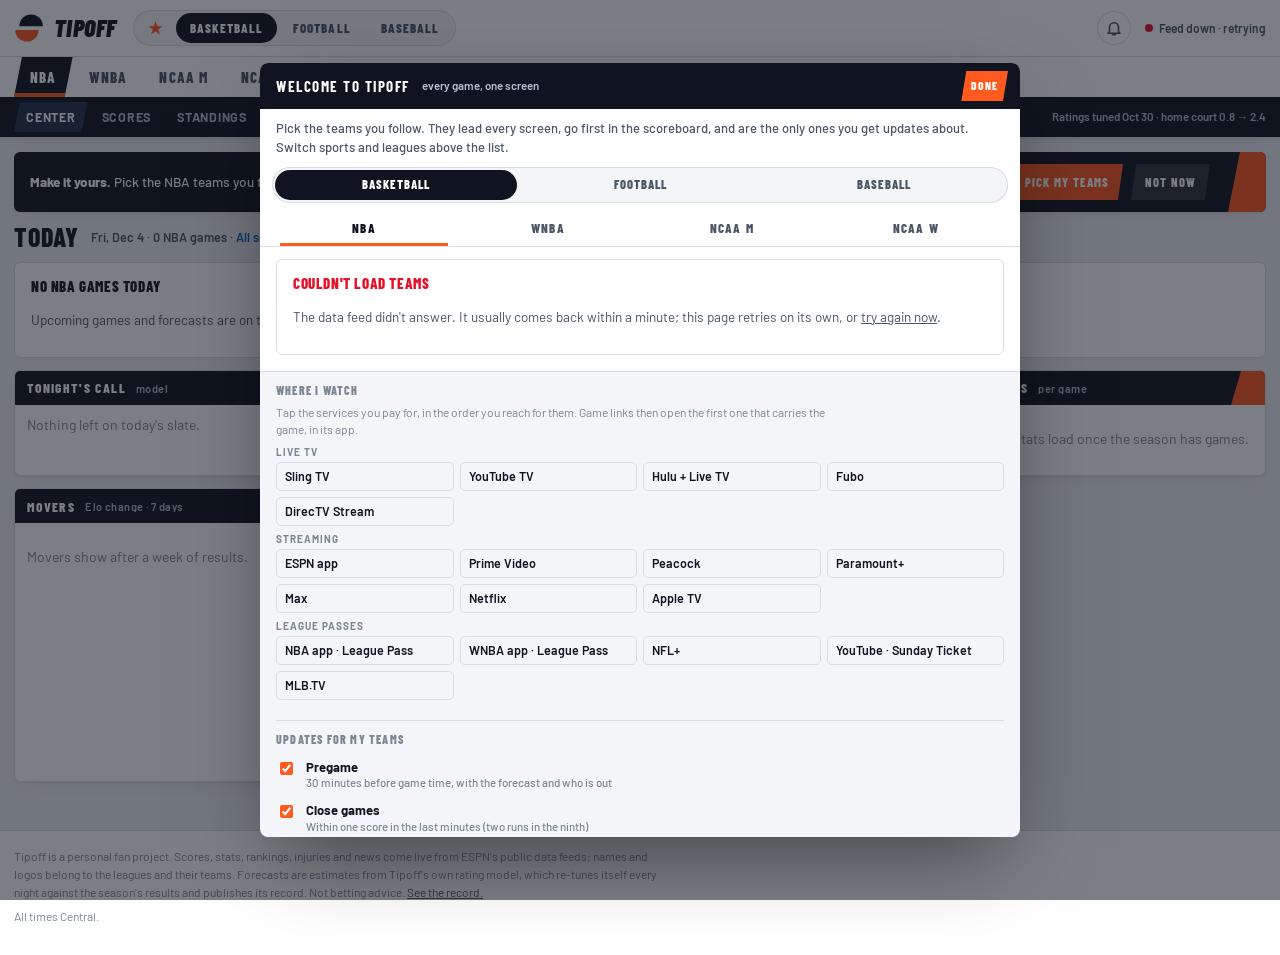
<file: index.html>
<!doctype html>
<html lang="en">
<head>
<meta charset="utf-8">
<meta name="viewport" content="width=device-width,initial-scale=1,viewport-fit=cover">
<title>Tipoff</title>
<meta name="description" content="Tipoff: a command center for every league. NBA, WNBA, college basketball, NFL, college football, MLB and college baseball: live scores, standings, leaders, injuries, forecasts with a public record, and news, one screen per league.">
<meta name="theme-color" content="#ffffff" media="(prefers-color-scheme: light)">
<meta name="theme-color" content="#141a24" media="(prefers-color-scheme: dark)">
<meta property="og:title" content="Tipoff">
<meta property="og:description" content="Basketball, football and baseball on one screen per league: live scores, standings, leaders, injuries, and self-tuning forecasts with a public record.">
<link rel="icon" href="img/mark.svg" type="image/svg+xml">
<link rel="apple-touch-icon" href="img/apple-touch-icon.png">
<link rel="manifest" href="manifest.webmanifest">
<meta name="apple-mobile-web-app-capable" content="yes">
<meta name="mobile-web-app-capable" content="yes">
<meta name="apple-mobile-web-app-status-bar-style" content="default">
<meta name="apple-mobile-web-app-title" content="Tipoff">
<meta name="application-name" content="Tipoff">
<meta property="og:image" content="https://raylikeray.github.io/tipoff/img/icon-512.png">
<link rel="preconnect" href="https://fonts.googleapis.com">
<link rel="preconnect" href="https://fonts.gstatic.com" crossorigin>
<link rel="preconnect" href="https://site.api.espn.com" crossorigin>
<link href="https://fonts.googleapis.com/css2?family=Barlow:wght@400;500;600;700;800&family=Barlow+Condensed:ital,wght@0,700;0,800;0,900;1,900&display=swap" rel="stylesheet">
<link rel="stylesheet" href="css/app.css?v=32">
</head>
<body>
<a class="skip" href="#main">Skip to content</a>
<header class="bar">
  <div class="bar-in">
    <a class="brand" href="#home" aria-label="Tipoff home"><svg class="mk" viewBox="0 0 256 256" width="30" height="30" aria-hidden="true"><path class="mk-t" d="M46 112 A100 100 0 0 1 246 112 Z"/><path class="mk-b" d="M10 144 A100 100 0 0 0 210 144 Z"/></svg><span>Tipoff</span></a>
    <nav class="sports" aria-label="Sports" id="sports">
      <a href="#nba" data-sport="basketball" class="on">Basketball</a>
      <a href="#nfl" data-sport="football">Football</a>
      <a href="#mlb" data-sport="baseball">Baseball</a>
    </nav>
    <div class="r"><button class="bell" id="bell" data-act="updates" aria-label="Updates for my teams" title="Updates for my teams"><svg viewBox="0 0 24 24" fill="none" stroke="currentColor" stroke-width="2.2" stroke-linecap="round" stroke-linejoin="round" aria-hidden="true"><path d="M6 17V11a6 6 0 0 1 12 0v6l2 2H4z"/><path d="M10 21h4"/></svg></button><span class="fresh" id="fresh" role="status" aria-live="polite"><span class="fresh-dot"></span><span id="freshText">Loading…</span><span id="freshShort" aria-hidden="true"></span></span></div>
  </div>
  <div class="lbar"><nav class="ltabs" aria-label="Leagues" id="ltabs">
      <a href="#nba" data-lk="nba">NBA</a>
      <a href="#wnba" data-lk="wnba">WNBA</a>
      <a href="#ncaam" data-lk="ncaam">NCAA M</a>
      <a href="#ncaaw" data-lk="ncaaw">NCAA W</a>
  </nav></div>
  <div class="secbar"><nav class="secbar-in" id="subnav" aria-label="Sections"></nav></div>
</header>

<main id="main" tabindex="-1"></main>

<footer class="sfoot">
  <div class="sfoot-in">
    <p>Tipoff is a personal fan project. Scores, stats, rankings, injuries and news come live from ESPN's public data feeds; names and logos belong to the leagues and their teams. Forecasts are estimates from Tipoff's own rating model, which re-tunes itself every night against the season's results and publishes its record. Not betting advice. <a href="#record">See the record.</a></p>
    <p>All times Central.</p>
  </div>
</footer>

<script src="js/config.js?v=32"></script>
<script src="js/core.js?v=32"></script>
<script src="js/views.js?v=32"></script>
<script src="js/app.js?v=32"></script>
</body>
</html>
</file>
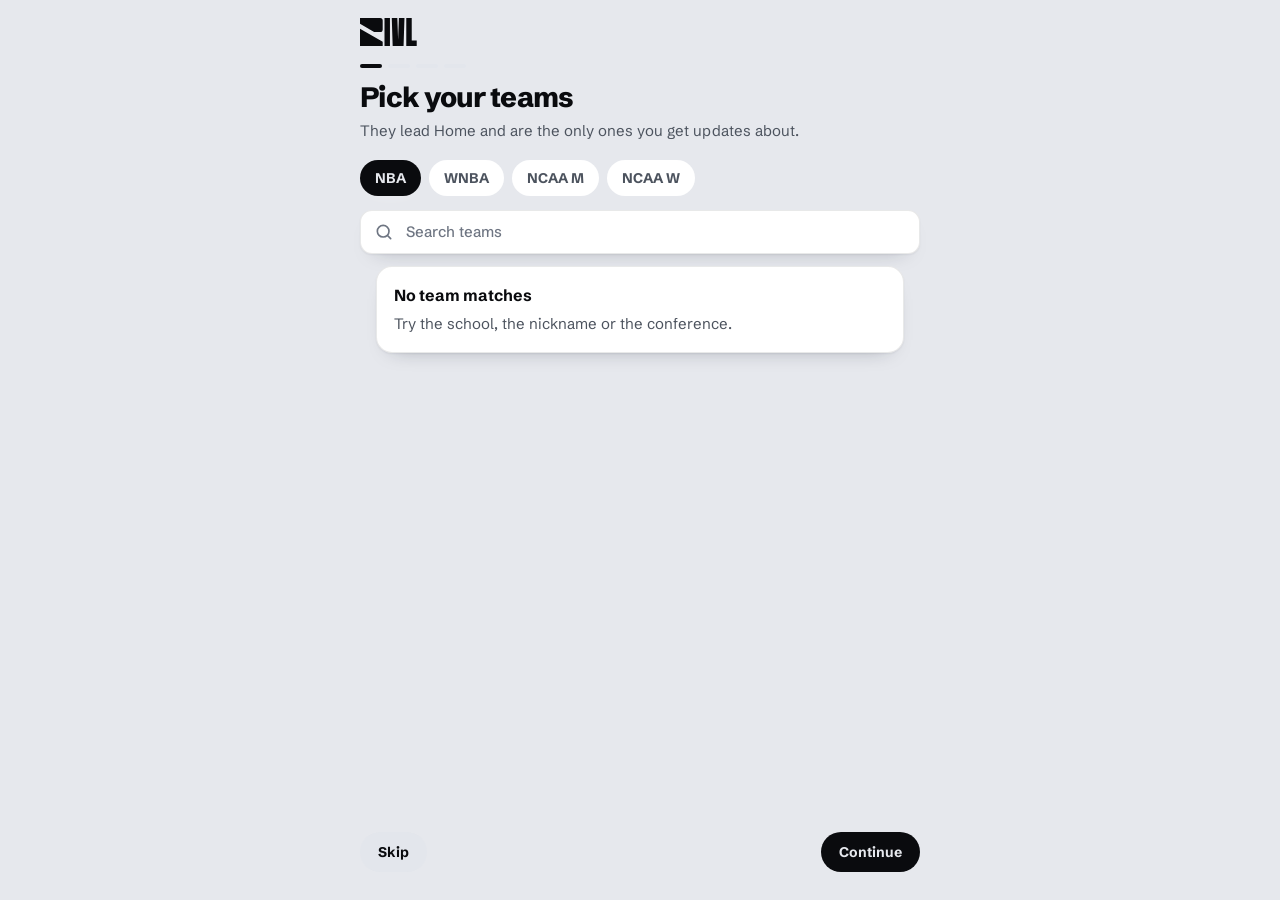
<file: v5/index.html>
<!doctype html>
<html lang="en">
<head>
<meta charset="utf-8">
<meta name="viewport" content="width=device-width,initial-scale=1,maximum-scale=1,user-scalable=no,viewport-fit=cover">
<title>RIVL</title>
<meta name="description" content="RIVL: basketball, one screen. NBA, WNBA and college basketball with live scores, standings, players and your teams first.">
<meta name="theme-color" content="#000000">
<meta name="color-scheme" content="dark light">
<script>try{var t=JSON.parse(localStorage.getItem('hw:v5:theme'));if(t==='dark'||t==='light')document.documentElement.setAttribute('data-theme',t)}catch(e){}</script>
<link rel="icon" href="img/mark.svg" type="image/svg+xml">
<link rel="apple-touch-icon" href="img/apple-touch-icon.png">
<link rel="manifest" href="manifest.webmanifest">
<meta name="apple-mobile-web-app-capable" content="yes">
<meta name="mobile-web-app-capable" content="yes">
<meta name="apple-mobile-web-app-status-bar-style" content="black">
<meta name="apple-mobile-web-app-title" content="RIVL">
<meta name="application-name" content="RIVL">
<link rel="preconnect" href="https://fonts.googleapis.com">
<link rel="preconnect" href="https://fonts.gstatic.com" crossorigin>
<link rel="preconnect" href="https://site.api.espn.com" crossorigin>
<link rel="preconnect" href="https://a.espncdn.com" crossorigin>
<link href="https://fonts.googleapis.com/css2?family=Schibsted+Grotesk:wght@400;500;700;800;900&family=Big+Shoulders+Display:wght@700;800&display=swap" rel="stylesheet">
<link rel="stylesheet" href="app.css?v=14">
</head>
<body>
<a class="skip" href="#main">Skip to content</a>
<div class="app">
  <header class="top" id="top">
    <a class="lockup" href="#home" aria-label="RIVL home">
      <svg viewBox="0 0 250 123.41" fill="currentColor" aria-hidden="true"><path d="M0 0H88.8A11.2 11.2 0 0 1 100 11.2V50.5A11.2 11.2 0 0 1 88.8 61.7H62.3L0 25.61ZM0 47.02L100 104.96V123.41H0ZM108 0H132V123.41H108ZM140 0H164.5L168.0 96L171.5 0H196L192 123.41H144ZM204 0H228V99.41H250V123.41H204Z"/></svg>
    </a>
    <div class="sp">
      <a class="ib" href="#search" aria-label="Search"><svg viewBox="0 0 24 24" fill="none" stroke="currentColor" stroke-width="2" stroke-linecap="round"><circle cx="11" cy="11" r="7"/><path d="m20 20-3.8-3.8"/></svg></a>
      <a class="ib" href="#settings" aria-label="Settings"><svg viewBox="0 0 24 24" fill="none" stroke="currentColor" stroke-width="2" stroke-linecap="round" stroke-linejoin="round"><circle cx="12" cy="12" r="3.2"/><path d="M19.4 15a1.7 1.7 0 0 0 .3 1.8l.1.1a2 2 0 1 1-2.8 2.8l-.1-.1a1.7 1.7 0 0 0-1.8-.3 1.7 1.7 0 0 0-1 1.5V21a2 2 0 1 1-4 0v-.1a1.7 1.7 0 0 0-1.1-1.5 1.7 1.7 0 0 0-1.8.3l-.1.1a2 2 0 1 1-2.8-2.8l.1-.1a1.7 1.7 0 0 0 .3-1.8 1.7 1.7 0 0 0-1.5-1H3a2 2 0 1 1 0-4h.1a1.7 1.7 0 0 0 1.5-1.1 1.7 1.7 0 0 0-.3-1.8l-.1-.1a2 2 0 1 1 2.8-2.8l.1.1a1.7 1.7 0 0 0 1.8.3h.1a1.7 1.7 0 0 0 1-1.5V3a2 2 0 1 1 4 0v.1a1.7 1.7 0 0 0 1 1.5 1.7 1.7 0 0 0 1.8-.3l.1-.1a2 2 0 1 1 2.8 2.8l-.1.1a1.7 1.7 0 0 0-.3 1.8v.1a1.7 1.7 0 0 0 1.5 1H21a2 2 0 1 1 0 4h-.1a1.7 1.7 0 0 0-1.5 1z"/></svg></a>
    </div>
  </header>
  <nav class="pills" id="pills" aria-label="Leagues"></nav>
  <main id="main" tabindex="-1"></main>
  <footer class="foot">
    <p>RIVL is a personal fan project. Team names and logos belong to the leagues and their teams. Win chances are estimates, not betting advice. All times Central.</p>
  </footer>
</div>
<nav class="tabs" id="tabs" aria-label="Main">
  <a class="tab" data-tab="home" href="#home"><svg class="o" viewBox="0 0 24 24" fill="none" stroke="currentColor" stroke-width="1.9" stroke-linejoin="round"><path d="M3 10.5 12 3l9 7.5"/><path d="M5.5 9.5V21h13V9.5"/></svg><svg class="f" viewBox="0 0 24 24" fill="currentColor"><path d="M12 2.6 2.5 10.4V21h6.7v-6h5.6v6h6.7V10.4z"/></svg><span>Home</span></a>
  <a class="tab" data-tab="scores" href="#scores"><svg class="o" viewBox="0 0 24 24" fill="none" stroke="currentColor" stroke-width="1.9" stroke-linejoin="round"><rect x="3" y="5" width="18" height="14" rx="2.5"/><path d="M12 5v14M3 12h18"/></svg><svg class="f" viewBox="0 0 24 24" fill="currentColor"><path d="M5.5 4h13A2.5 2.5 0 0 1 21 6.5v4.5h-8V4zM11 4v7H3V6.5A2.5 2.5 0 0 1 5.5 4zM3 13h8v7H5.5A2.5 2.5 0 0 1 3 17.5zM13 13h8v4.5a2.5 2.5 0 0 1-2.5 2.5H13z"/></svg><span>Scores</span></a>
  <a class="tab" data-tab="standings" href="#standings"><svg class="o" viewBox="0 0 24 24" fill="none" stroke="currentColor" stroke-width="1.9" stroke-linecap="round"><path d="M4 20v-7M10 20V5M16 20v-9M22 20H2"/></svg><svg class="f" viewBox="0 0 24 24" fill="currentColor"><path d="M2.5 13h3v7h-3zM8.5 4h3v16h-3zM14.5 10h3v10h-3zM2 20.5h18v1.6H2z"/></svg><span>Standings</span></a>
  <a class="tab" data-tab="teams" href="#teams"><svg class="o" viewBox="0 0 24 24" fill="none" stroke="currentColor" stroke-width="1.9" stroke-linejoin="round"><path d="M12 3 4 7v5c0 4.6 3.4 8 8 9.5 4.6-1.5 8-4.9 8-9.5V7z"/></svg><svg class="f" viewBox="0 0 24 24" fill="currentColor"><path d="M12 2.4 3.2 6.8v5.3c0 5 3.6 8.7 8.8 10.4 5.2-1.7 8.8-5.4 8.8-10.4V6.8z"/></svg><span>Teams</span></a>
  <a class="tab" data-tab="players" href="#players"><svg class="o" viewBox="0 0 24 24" fill="none" stroke="currentColor" stroke-width="1.9" stroke-linecap="round"><circle cx="12" cy="8" r="3.8"/><path d="M4.5 20c0-3.8 3.3-6 7.5-6s7.5 2.2 7.5 6"/></svg><svg class="f" viewBox="0 0 24 24" fill="currentColor"><circle cx="12" cy="8" r="4.2"/><path d="M4 20.5c0-4.2 3.5-6.6 8-6.6s8 2.4 8 6.6z"/></svg><span>Players</span></a>
</nav>
<div class="toast" id="toast" role="status" aria-live="polite"></div>
<div class="panel" id="panel" hidden role="dialog"><div class="panel-in"></div></div>
<div class="sheet" id="sheet" hidden role="dialog" aria-label="Video">
  <div class="sheet-in">
    <button class="ib close" data-act="close" aria-label="Close"><svg viewBox="0 0 24 24" fill="none" stroke="currentColor" stroke-width="2.2" stroke-linecap="round"><path d="M6 6l12 12M18 6 6 18"/></svg></button>
    <video controls playsinline preload="metadata"></video>
    <div class="fallback" hidden><b>This clip won't play here.</b><span>ESPN's video servers refused the request, so the link opens it on ESPN instead.</span></div>
    <h3></h3><p></p>
    <a class="btn ghost" id="sheetOut" href="#" target="_blank" rel="noopener">Open on ESPN</a>
  </div>
</div>

<script src="config.js?v=14"></script>
<script src="../js/core.js?v=14"></script>
<script src="views.js?v=14"></script>
<script src="screens.js?v=14"></script>
<script src="app.js?v=14"></script>
</body>
</html>
</file>
<file: css/app.css>
/* Tipoff — Broadcast (v4).
   Layout: league tabs across the top (NBA · WNBA · NCAA M · NCAA W), a section bar under them, a scoreboard rail,
   then a 12-column grid of modules: the command center. Broadcast grammar: ink module headers with an angled
   orange tab, team abbreviations in their own color block, condensed numerals, a red live block. White panels
   on a studio-gray ground. */
:root{
  --bg:#eceef2; --surface:#ffffff; --surface-2:#f4f5f8; --line:#d9dde4; --line-2:#eef0f4;
  --ink:#0f1420; --ink-2:#4a5566; --ink-3:#7b8594; --ink-4:#9aa3b2;
  --hdr:#0f1420; --hdr-2:#243049; --on-hdr:#ffffff; --on-hdr-2:#b7c0cf;
  --accent:#ff5a1f; --accent-ink:#ffffff; --live:#e5132a; --win:#1b7f3b; --loss:#c62828; --warn:#b26a00; --link:#0b5fd1;
  --shadow:0 1px 2px rgba(15,20,32,.06),0 6px 18px -14px rgba(15,20,32,.25);
  --ui:"Barlow","Helvetica Neue",Arial,sans-serif;
  --cond:"Barlow Condensed","Arial Narrow",sans-serif;
  --gut:max(14px,env(safe-area-inset-left,0px)); --gut-r:max(14px,env(safe-area-inset-right,0px));
  color-scheme:light;
}
@media (prefers-color-scheme:dark){
  :root{
    --bg:#0b0f16; --surface:#141a24; --surface-2:#1b2230; --line:#263040; --line-2:#1f2838;
    --ink:#eef1f5; --ink-2:#b4bfcc; --ink-3:#8a97a8; --ink-4:#6c7889;
    --hdr:#060910; --hdr-2:#1c2636; --on-hdr:#ffffff; --on-hdr-2:#b7c0cf;
    --live:#ff4d5a; --win:#5fd68a; --loss:#ff8a7a; --warn:#ffbf5a; --link:#7fb6e4;
    --shadow:0 1px 2px rgba(0,0,0,.4),0 10px 28px -18px rgba(0,0,0,.8);
    color-scheme:dark;
  }
}
*{box-sizing:border-box}
html{-webkit-text-size-adjust:100%;scroll-padding-top:140px}
body{margin:0;background:var(--bg);color:var(--ink);font:400 14px/1.45 var(--ui);min-height:100vh;font-variant-numeric:tabular-nums}
::selection{background:var(--accent);color:#fff}
a{color:inherit}
img{max-width:100%}
button{font:inherit;color:inherit}
:focus-visible{outline:2px solid var(--accent);outline-offset:2px}
main:focus,main:focus-visible{outline:none}
.skip{position:absolute;left:-9999px;top:8px;z-index:100;background:var(--accent);color:#fff;padding:8px 12px;font-weight:700}
.skip:focus{left:16px}
[hidden]{display:none!important}
*{scrollbar-color:var(--line) transparent;scrollbar-width:thin}
.angle{clip-path:polygon(8px 0,100% 0,calc(100% - 8px) 100%,0 100%)}

/* ---------- header: brand + league tabs ---------- */
body::before{content:"";position:fixed;inset:0 0 auto;height:env(safe-area-inset-top,0px);z-index:60;background:var(--surface)}
.bar{position:sticky;top:env(safe-area-inset-top,0px);z-index:50;background:var(--surface);border-bottom:1px solid var(--line);box-shadow:var(--shadow)}
.bar-in{max-width:1400px;margin:0 auto;display:flex;align-items:stretch;height:56px;padding-left:var(--gut);padding-right:var(--gut-r)}
.brand{display:flex;align-items:center;gap:10px;font:900 24px/1 var(--cond);font-style:italic;letter-spacing:.02em;text-transform:uppercase;text-decoration:none;color:var(--ink);white-space:nowrap;padding-right:16px}
.brand .mk{width:30px;height:30px;display:block;flex:none}
.mk-t{fill:var(--ink)}.mk-b{fill:var(--accent)}
/* sport switch: a segmented control next to the brand */
.sports{display:flex;align-self:center;gap:2px;padding:3px;border-radius:999px;background:var(--surface-2,var(--bg));box-shadow:inset 0 0 0 1px var(--line)}
.sports a{position:relative;display:flex;align-items:center;padding:0 14px;height:30px;border-radius:999px;font:800 13px/1 var(--cond);letter-spacing:.08em;text-transform:uppercase;color:var(--ink-2);text-decoration:none;white-space:nowrap}
.sports a:hover{color:var(--ink)}
.sports a.on{background:var(--hdr);color:var(--on-hdr)}
.sports a.star{padding:0 12px;font-size:16px;letter-spacing:0;color:var(--accent)}
.sports a.star.on{background:var(--hdr);color:var(--accent)}
.ltabs a .fv{font-style:normal;color:var(--accent);font-size:11px;margin-right:5px;vertical-align:1px}
.my .my-grid+.my-h{margin-top:14px}
.ltabs a.on .fv{color:var(--accent)}
.sports a.live::before{content:attr(data-live);position:absolute;top:-3px;right:0;min-width:14px;height:14px;padding:0 3px;border-radius:7px;background:var(--live);color:#fff;font:800 9.5px/14px var(--cond);text-align:center;letter-spacing:0}
/* league tabs: their own strip under the brand row */
.lbar{border-top:1px solid var(--line);background:var(--surface)}
.ltabs{max-width:1400px;margin:0 auto;display:flex;align-items:stretch;height:40px;padding-left:var(--gut);padding-right:var(--gut-r);overflow-x:auto;scrollbar-width:none}
.ltabs::-webkit-scrollbar{display:none}
.ltabs a{display:flex;align-items:center;padding:0 16px;font:800 15px/1 var(--cond);letter-spacing:.08em;text-transform:uppercase;color:var(--ink-2);text-decoration:none;position:relative;white-space:nowrap}
.ltabs a:hover{color:var(--ink)}
.ltabs a.on{background:var(--hdr);color:var(--on-hdr);clip-path:polygon(8px 0,100% 0,calc(100% - 8px) 100%,0 100%)}
.ltabs a.on::after{content:"";position:absolute;left:0;right:0;bottom:0;height:4px;background:var(--accent)}
.bar .r{margin-left:auto;display:flex;align-items:center;gap:14px;font:600 12px/1 var(--ui);color:var(--ink-2);white-space:nowrap;padding-left:12px}
.fresh{display:inline-flex;align-items:center;gap:6px}
.fresh-dot{width:8px;height:8px;border-radius:50%;background:var(--ink-4);flex:none}
.fresh.live .fresh-dot{background:var(--live);box-shadow:0 0 0 3px rgba(229,19,42,.18)}
.fresh.stale .fresh-dot{background:var(--warn)}
.fresh.err .fresh-dot{background:var(--live)}
/* section bar */
.secbar{background:var(--hdr);height:40px}
.secbar-in{max-width:1400px;margin:0 auto;display:flex;align-items:center;gap:2px;height:100%;padding-left:var(--gut);padding-right:var(--gut-r);overflow-x:auto;scrollbar-width:none}
.secbar-in::-webkit-scrollbar{display:none}
.secbar-in a{font:700 12.5px/1 var(--ui);letter-spacing:.06em;text-transform:uppercase;color:var(--on-hdr-2);padding:9px 12px;text-decoration:none;white-space:nowrap}
.secbar-in a:hover{color:var(--on-hdr)}
.secbar-in a.on{color:var(--on-hdr);background:var(--hdr-2);clip-path:polygon(6px 0,100% 0,calc(100% - 6px) 100%,0 100%)}
.secbar-in .d{margin-left:auto;font:600 11.5px/1 var(--ui);color:var(--on-hdr-2);white-space:nowrap;padding-left:12px}
#freshShort{display:none}
@media (max-width:760px){
  .bar{position:static}
  html{scroll-padding-top:56px}
  .bar-in{height:52px}
  .brand{padding-right:10px}
  .brand span{display:none}
  .sports{flex:1;min-width:0}
  .sports a{flex:1;justify-content:center;padding:0 4px;height:28px;font-size:11.5px;letter-spacing:.02em}
  .sports a.star{flex:0 0 auto;padding:0 9px;font-size:15px}
  .bar .r{gap:8px}
  .bell{width:30px;height:30px}
  .ltabs{height:38px;padding-left:0;padding-right:0}
  .ltabs a{flex:1;justify-content:center;padding:0 6px;font-size:13px;letter-spacing:.04em}
  .bar .r{padding-left:8px;font-size:11px}
  #freshText{display:none}
  #freshShort{display:inline}
  .secbar-in .d{display:none}
}
@media (max-width:430px){
  #freshShort{display:none}
  .fresh-dot{width:9px;height:9px}
}

/* ---------- page ---------- */
main{max-width:1400px;margin:0 auto;padding-left:var(--gut);padding-right:var(--gut-r);padding-block:14px 48px;min-height:60vh}
.head{display:flex;align-items:center;gap:12px;flex-wrap:wrap;margin:0 0 12px}
.head h1{margin:0;font:800 26px/1 var(--cond);letter-spacing:.03em;text-transform:uppercase}
.head .d{font:600 12.5px/1.3 var(--ui);color:var(--ink-2);margin-right:auto}
.head .d a{color:var(--link);text-decoration:none}
.datenav{display:flex;align-items:center;gap:6px}
.grid{display:grid;grid-template-columns:repeat(12,minmax(0,1fr));gap:12px}
.c3{grid-column:span 3}.c4{grid-column:span 4}.c5{grid-column:span 5}.c6{grid-column:span 6}.c7{grid-column:span 7}.c8{grid-column:span 8}.c9{grid-column:span 9}.c12{grid-column:span 12}
@media (max-width:1100px){.c3,.c4,.c5{grid-column:span 6}.c7,.c8,.c9{grid-column:span 12}}
@media (max-width:760px){.grid>*{grid-column:span 12}}
.page{display:grid;grid-template-columns:minmax(0,1fr) 360px;gap:12px;align-items:start}
.page.one{grid-template-columns:minmax(0,1fr)}
@media (max-width:1000px){.page{grid-template-columns:minmax(0,1fr)}}
.col{display:flex;flex-direction:column;gap:12px;min-width:0}

/* ---------- modules ---------- */
.mod{background:var(--surface);border:1px solid var(--line);border-radius:6px;overflow:hidden;box-shadow:var(--shadow);min-width:0}
.mh{display:flex;align-items:center;height:34px;padding-left:12px;background:var(--hdr);color:var(--on-hdr);font:800 13.5px/1 var(--cond);letter-spacing:.1em;text-transform:uppercase;gap:10px}
.mh .x{font:600 11px/1 var(--ui);letter-spacing:.04em;text-transform:none;color:var(--on-hdr-2);white-space:nowrap;overflow:hidden;text-overflow:ellipsis}
.mh a.x{text-decoration:none}
.mh a.x:hover{color:var(--on-hdr)}
.mh .c{height:100%;width:34px;background:var(--accent);clip-path:polygon(10px 0,100% 0,100% 100%,0 100%);margin-left:auto;flex:none}
.mb{padding:10px 12px 12px}
.mb.flush{padding:0}
.mh .live{color:#ffb3ba}

/* tables */
.tw{overflow-x:auto;margin:0 -2px;padding:0 2px}
table.t{width:100%;border-collapse:collapse;font:500 12.5px/1.3 var(--ui)}
.t th{text-align:right;font:800 10px/1 var(--cond);letter-spacing:.1em;text-transform:uppercase;color:var(--ink-3);padding:0 5px 6px;border-bottom:2px solid var(--ink);white-space:nowrap}
.t td{text-align:right;padding:5px 5px;border-bottom:1px solid var(--line-2);white-space:nowrap}
.t th:first-child,.t td:first-child{text-align:left;padding-left:0}
.t th:last-child,.t td:last-child{padding-right:0}
.t td.l,.t th.l{text-align:left}
.t tr.fav td{color:var(--link);font-weight:700}
.t tr.cut td{border-bottom:2px dashed var(--ink-4)}
.t tr.click{cursor:pointer}
.t tr.click:hover td{background:var(--surface-2)}
.t a{text-decoration:none;font-weight:600}
.t a:hover{text-decoration:underline}
.t .team{display:flex;align-items:center;gap:7px;min-width:0}
.t .n{display:inline-block;min-width:16px;color:var(--ink-3);font:700 11px/1 var(--cond)}
.t th.sortable{cursor:pointer;user-select:none}
.t th.sortable:hover,.t th.sorted{color:var(--ink)}
.t tr.sub td{font:800 10.5px/1 var(--cond);letter-spacing:.12em;text-transform:uppercase;color:var(--ink-2);padding-top:14px;padding-bottom:4px;border-bottom:2px solid var(--ink);background:transparent;height:auto}
.t tr.tot td{font-weight:700;border-top:2px solid var(--ink);border-bottom:0}
.t td.dnp{color:var(--ink-3);font-style:italic;text-align:left}
.t.box td:first-child,.t.box th:first-child{position:sticky;left:0;background:var(--surface);z-index:1;padding-right:10px}
.tb{display:inline-block;width:4px;height:13px;vertical-align:-2px;margin-right:6px;border-radius:1px}
.pos{color:var(--win);font-weight:700}.neg{color:var(--loss);font-weight:700}
.w{color:var(--win);font-weight:700}.lo{color:var(--loss);font-weight:700}
.headshot{width:26px;height:26px;border-radius:50%;object-fit:cover;background:var(--surface-2);flex:none}
.headshot.sq{border-radius:0;width:20px;height:20px;object-fit:contain;background:none}
.rk{font:800 10.5px/1 var(--cond);color:var(--ink-3);margin-right:3px}
.muted{color:var(--ink-3)}
.note{font-size:12px;color:var(--ink-3);margin:8px 0 0;max-width:80ch;line-height:1.45}
.meta{font:700 10.5px/1.3 var(--cond);letter-spacing:.08em;text-transform:uppercase;color:var(--ink-3)}

/* ---------- score bugs ---------- */
.rail{display:flex;gap:8px;overflow-x:auto;padding:0 2px 10px;scrollbar-width:thin;overscroll-behavior-x:contain}
.rail .bug{flex:0 0 auto;width:200px}
.bugs{display:grid;grid-template-columns:repeat(auto-fill,minmax(230px,1fr));gap:8px}
.bug{display:block;background:var(--surface);border:1px solid var(--line);border-radius:6px;overflow:hidden;box-shadow:var(--shadow);text-decoration:none;color:inherit;transition:transform .15s,border-color .15s}
.bug:hover{transform:translateY(-1px);border-color:var(--ink-3)}
.bug.fav{box-shadow:var(--shadow),inset 0 0 0 2px var(--accent)}
.bug .h{display:flex;justify-content:space-between;align-items:center;gap:8px;font:800 10.5px/1 var(--cond);letter-spacing:.12em;text-transform:uppercase;padding:6px 9px;color:var(--ink-2);background:var(--surface-2)}
.bug .h.on{background:var(--live);color:#fff}
.bug .h .tv{overflow:hidden;text-overflow:ellipsis;white-space:nowrap;max-width:55%}
.bug{cursor:pointer}
.bug .h a.tv{color:inherit;text-decoration:none;padding:4px 0;margin:-4px 0}
.bug .h a.tv:hover{text-decoration:underline}
.bug:focus-visible{outline:2px solid var(--accent);outline-offset:2px}
/* watch links */
.wl{color:inherit;text-decoration:none;border-bottom:1px dotted currentColor}
.wl:hover{color:var(--link)}
.btn.watch{background:var(--surface);color:var(--ink);box-shadow:inset 0 0 0 1px var(--line)}
.hero .btn.watch{background:transparent;color:var(--on-hdr);box-shadow:inset 0 0 0 1px rgba(255,255,255,.35)}
.watch-row{display:grid;grid-template-columns:minmax(96px,auto) minmax(0,1fr);gap:10px;align-items:baseline;padding:7px 0;border-bottom:1px solid var(--line-2);font:500 12.5px/1.4 var(--ui)}
.watch-row:last-of-type{border-bottom:0}
.watch-net{font:800 12px/1.2 var(--cond);letter-spacing:.06em;text-transform:uppercase;color:var(--ink);text-decoration:none;white-space:nowrap}
a.watch-net:hover{color:var(--link)}
.watch-games a{color:var(--ink);text-decoration:none;font-weight:700;white-space:nowrap}
.watch-games a:hover{color:var(--link)}
.watch-games i{font-style:normal;font-weight:500}
.bug .tm{display:grid;grid-template-columns:46px minmax(0,1fr) auto;align-items:center;height:30px;border-top:1px solid var(--line-2)}
.bug .ab{height:100%;display:flex;align-items:center;justify-content:center;font:800 12.5px/1 var(--cond);letter-spacing:.05em;color:#fff;text-shadow:0 1px 1px rgba(0,0,0,.25)}
.bug .nm{padding-left:9px;font:600 13px/1 var(--ui);display:flex;gap:6px;align-items:center;min-width:0}
.bug .nm .n{overflow:hidden;text-overflow:ellipsis;white-space:nowrap}
.bug .nm small{font:500 11px/1 var(--ui);color:var(--ink-3);flex:none}
.bug .s{font:800 21px/1 var(--cond);padding:0 10px;min-width:44px;text-align:right}
.bug .s.lo{color:var(--ink-4)}
.bug .f{display:flex;align-items:center;gap:6px;padding:5px 9px 7px;font:700 10.5px/1 var(--ui);color:var(--ink-2)}
.bug .f b{flex:1;height:4px;background:var(--line);position:relative;border-radius:2px;overflow:hidden}
.bug .f b i{position:absolute;left:0;top:0;bottom:0;background:var(--ink)}
.bug .f .hit{color:var(--win)}.bug .f .miss{color:var(--loss)}
.bump{animation:bump 1.6s cubic-bezier(.2,.8,.2,1)}
@keyframes bump{0%{background:rgba(255,90,31,.25)}100%{background:transparent}}

/* ---------- featured / tonight's call ---------- */
.feat{display:grid;grid-template-columns:1fr auto 1fr;align-items:center;gap:8px;padding:8px 0 10px;border-bottom:1px solid var(--line-2)}
.feat .t{text-align:center;min-width:0}
.feat .t a{color:inherit;text-decoration:none;display:block}
.feat .t a:hover small{color:var(--link)}
.feat .t .ab{font:900 34px/1 var(--cond);letter-spacing:.02em}
.feat .t small{display:block;font:600 11px/1.3 var(--ui);color:var(--ink-3);white-space:nowrap;overflow:hidden;text-overflow:ellipsis}
.feat .pct{font:900 30px/1 var(--cond);color:var(--ink-3)}
.feat .pct.lead{color:var(--accent)}
.feat .mid{text-align:center;font:800 11px/1.5 var(--cond);letter-spacing:.1em;text-transform:uppercase;color:var(--ink-3)}
.feat .mid .big{font-size:22px;color:var(--ink);letter-spacing:0}
.feat a{text-decoration:none}
.aiq{font:500 12.5px/1.45 var(--ui);color:var(--ink-2);margin:8px 0 0}
.aiq b{font-weight:700;color:var(--ink)}
.fcl{display:flex;flex-direction:column}
.fcr{display:grid;grid-template-columns:minmax(0,1fr) 96px;gap:10px;align-items:center;padding:6px 0;border-bottom:1px solid var(--line-2);font:600 12.5px/1.2 var(--ui)}
.fcr:last-child{border-bottom:0}
.fcr a{text-decoration:none}
.fcr a:hover{text-decoration:underline}
.fcr small{display:block;font:500 11px/1.3 var(--ui);color:var(--ink-3);overflow:hidden;text-overflow:ellipsis;white-space:nowrap}
.fcr .pb{height:8px;background:var(--line);border-radius:2px;overflow:hidden;display:flex}
.fcr .pb i{display:block;height:100%}
.fcr .pc{font:800 12px/1 var(--cond);text-align:right;margin-top:3px;color:var(--ink-2)}
.fcr.fav a{color:var(--link)}

/* leaders */
.ldr{display:grid;grid-template-columns:34px minmax(0,1fr) auto;gap:8px;align-items:center;padding:5px 0;border-bottom:1px solid var(--line-2)}
.ldr:last-child{border-bottom:0}
.ldr img{width:34px;height:34px;border-radius:50%;background:var(--surface-2);object-fit:cover}
.ldr b{font:800 22px/1 var(--cond)}
.ldr small{display:block;font:500 11px/1.3 var(--ui);color:var(--ink-3)}
.ldr .nm{font:600 13px/1.2 var(--ui);overflow:hidden;text-overflow:ellipsis;white-space:nowrap}
.ldr a{text-decoration:none}

/* injuries */
.inj{display:flex;gap:8px;align-items:baseline;padding:6px 0;border-bottom:1px solid var(--line-2);font:500 12.5px/1.35 var(--ui)}
.inj:last-child{border-bottom:0}
.pill{display:inline-block;font:800 9.5px/1 var(--cond);letter-spacing:.1em;text-transform:uppercase;padding:4px 6px;color:#fff;background:var(--ink-2);flex:none;clip-path:polygon(3px 0,100% 0,calc(100% - 3px) 100%,0 100%);vertical-align:1px}
.pill.out{background:#c62828}.pill.dtd{background:var(--warn)}.pill.prob{background:#1b7f3b}.pill.live{background:var(--live)}
.inj .ab{font:800 11px/1 var(--cond);color:var(--ink-3);min-width:34px;flex:none}
.inj .dl{margin-left:auto;font:800 12px/1 var(--cond);color:var(--loss);flex:none}
.inj a{text-decoration:none}
.wire-item{display:flex;gap:10px;padding:7px 0;border-bottom:1px solid var(--line-2);font-size:12.5px;line-height:1.4;align-items:baseline}
.wire-item:last-child{border-bottom:0}
.wire-item .t{font:800 10.5px/1.4 var(--cond);color:var(--ink-3);flex:none;min-width:38px;letter-spacing:.04em}
.wire-item a{text-decoration:none}
.wire-item a:hover{text-decoration:underline}

/* news */
.news{display:grid;gap:8px}
.news a{display:grid;grid-template-columns:76px minmax(0,1fr);gap:10px;align-items:center;text-decoration:none;color:inherit;padding:2px 0}
.news a:hover h5{text-decoration:underline}
.news .im{width:76px;height:50px;background:var(--surface-2);border-radius:3px;object-fit:cover;display:block}
.news h5{margin:0;font:600 12.5px/1.3 var(--ui)}
.news small{font:500 10.5px/1 var(--ui);color:var(--ink-3)}
.newsgrid{display:grid;grid-template-columns:repeat(auto-fill,minmax(260px,1fr));gap:12px}
.story{background:var(--surface);border:1px solid var(--line);border-radius:6px;overflow:hidden;text-decoration:none;display:flex;flex-direction:column;box-shadow:var(--shadow)}
.story:hover h3{text-decoration:underline}
.story img{width:100%;aspect-ratio:16/9;object-fit:cover;display:block;background:var(--surface-2)}
.story div{padding:10px 12px 12px}
.story h3{margin:0 0 6px;font:700 14.5px/1.3 var(--ui);text-wrap:balance}
.story p{margin:0;font-size:12.5px;color:var(--ink-2);display:-webkit-box;-webkit-line-clamp:3;-webkit-box-orient:vertical;overflow:hidden}
.story .meta{display:block;margin-top:8px}

/* stats tiles */
.rec{display:grid;grid-template-columns:repeat(auto-fit,minmax(78px,1fr));gap:6px;margin-bottom:8px}
.rec div{background:var(--surface-2);padding:8px 10px;border-radius:4px;min-width:0}
.rec b{display:block;font:900 22px/1 var(--cond);white-space:nowrap}
.rec small{font:700 9.5px/1.3 var(--cond);letter-spacing:.08em;text-transform:uppercase;color:var(--ink-3)}
.mv{display:flex;justify-content:space-between;gap:10px;padding:5px 0;border-bottom:1px solid var(--line-2);font:600 12.5px/1.2 var(--ui)}
.mv:last-child{border-bottom:0}
.mv b{font:800 13px/1 var(--cond);text-align:right}
.stats{display:grid;grid-template-columns:repeat(auto-fit,minmax(84px,1fr));gap:1px;background:var(--line);border-top:1px solid var(--line)}
.stats div{background:var(--surface);padding:10px 12px}
.stats b{display:block;font:900 24px/1 var(--cond)}
.stats small{font:800 9.5px/1.3 var(--cond);letter-spacing:.1em;text-transform:uppercase;color:var(--ink-3)}

/* ---------- hero (game / team / player) ---------- */
.hero{background:var(--hdr);color:var(--on-hdr);border-radius:6px;box-shadow:var(--shadow);overflow:hidden}
.hero .top{padding:12px 16px 0;display:flex;justify-content:space-between;gap:12px;align-items:flex-start;flex-wrap:wrap}
.hero h1,.hero h2{margin:0;font:800 clamp(22px,3vw,30px)/1.05 var(--cond);letter-spacing:.03em;text-transform:uppercase;text-wrap:balance}
.hero h1 a{text-decoration:none}
.hero .sub{font:500 12.5px/1.5 var(--ui);color:var(--on-hdr-2);margin-top:4px}
.hero .sub a{color:inherit}
.badge{font:800 10.5px/1 var(--cond);letter-spacing:.12em;text-transform:uppercase;background:var(--accent);color:#fff;padding:7px 9px;white-space:nowrap;clip-path:polygon(4px 0,100% 0,calc(100% - 4px) 100%,0 100%)}
.badge.live{background:var(--live)}
.score{display:grid;grid-template-columns:1fr auto 1fr;align-items:center;gap:10px;padding:12px 16px 16px}
.side-t{text-align:center;min-width:0;display:block;color:inherit;text-decoration:none;border-radius:8px;padding:4px 6px;margin:-4px -6px}
.side-t:hover{background:rgba(255,255,255,.06)}
.side-t:hover .l{color:var(--on-hdr)}
.hero h1 a{color:inherit}
.hero h1 a:hover{color:var(--accent)}
.side-t img{width:56px;height:56px;object-fit:contain;filter:drop-shadow(0 2px 2px rgba(0,0,0,.4))}
.side-t .n{font:900 clamp(48px,8vw,80px)/1 var(--cond)}
.side-t .n.pre{font-size:clamp(34px,6vw,54px)}
.side-t .n.lo{color:var(--on-hdr-2)}
.side-t .l{font:600 12px/1.4 var(--ui);color:var(--on-hdr-2)}
.side-t .l .nw{white-space:nowrap}
.mid{font:800 18px/1 var(--cond);color:var(--on-hdr-2);text-align:center}
.mid small{display:block;font:800 11px/1.4 var(--cond);letter-spacing:.1em;text-transform:uppercase;margin-top:6px}
.hero .foot{background:var(--hdr-2);padding:12px 16px 14px;display:grid;grid-template-columns:minmax(0,1fr) auto;gap:12px;align-items:center}
@media (max-width:560px){.hero .foot{grid-template-columns:minmax(0,1fr)}.hero .foot>.btn,.hero .foot>div:last-child{justify-self:start}}
.fbar-l{display:flex;justify-content:space-between;gap:10px;flex-wrap:wrap;font:600 11.5px/1.4 var(--ui);color:var(--on-hdr-2)}
.fbar-l b{color:var(--on-hdr);font-weight:700}
.fbar{height:8px;margin-top:7px;display:flex;background:rgba(255,255,255,.12);overflow:hidden;border-radius:2px}
.fbar i{display:block;height:100%;transition:width .6s cubic-bezier(.2,.8,.2,1)}
.cmpline{font:600 12.5px/1.4 var(--ui);color:var(--ink-2);margin:0}
.cmpline a{color:var(--link);text-decoration:none}
.hero .stats{background:rgba(255,255,255,.08);border-top:0}
.hero .stats div{background:var(--hdr-2)}
.hero .stats b{color:var(--on-hdr)}.hero .stats small{color:var(--on-hdr-2)}
.ent-head{display:grid;grid-template-columns:auto minmax(0,1fr);gap:16px;align-items:end;padding:14px 16px 14px}
.ent-head img{width:120px;height:90px;object-fit:cover;object-position:top;display:block;border-radius:4px;background:rgba(255,255,255,.06)}
.ent-head img.logo{width:84px;height:84px;object-fit:contain;background:none}
@media (max-width:560px){.ent-head{grid-template-columns:minmax(0,1fr)}.ent-head img{width:96px;height:72px}}
.star-btn{font:700 12px/1 var(--ui);background:transparent;color:var(--on-hdr);border:1px solid rgba(255,255,255,.35);padding:8px 10px;cursor:pointer;min-height:34px;clip-path:polygon(4px 0,100% 0,calc(100% - 4px) 100%,0 100%)}
.star-btn[aria-pressed="true"]{background:var(--accent);border-color:var(--accent);color:#fff}

/* forecast detail rows (forecasts page) */
.fcrow{display:grid;grid-template-columns:minmax(0,1.2fr) minmax(120px,1fr) auto;gap:14px;align-items:center;padding:9px 0;border-bottom:1px solid var(--line-2)}
.fcrow:last-child{border-bottom:0}
.fcrow-teams{font:600 13px/1.35 var(--ui);min-width:0}
.fcrow-teams a{text-decoration:none}
.fcrow-teams small{display:block;font:500 11px/1.3 var(--ui);color:var(--ink-3)}
.fc-bar{height:8px;display:flex;border-radius:2px;overflow:hidden;background:var(--line)}
.fc-bar i{display:block;height:100%}
.fc-pct{display:flex;justify-content:space-between;font:800 11px/1 var(--cond);margin-top:5px;color:var(--ink-2)}
@media (max-width:640px){.fcrow{grid-template-columns:minmax(0,1fr) auto}.fcrow-mid{grid-column:1/-1;order:3}}
.fc-detail{grid-column:1/-1;background:var(--surface-2);padding:10px 12px;font-size:13px;border-radius:4px}
.fc-detail p{margin:0 0 8px;max-width:72ch}
.inputs{display:grid;grid-template-columns:repeat(auto-fit,minmax(150px,1fr));gap:6px;margin-top:8px}
.inputs div{background:var(--surface);padding:7px 9px;font:500 11.5px/1.3 var(--ui);color:var(--ink-2);border-radius:3px}
.inputs b{display:block;font:900 18px/1.1 var(--cond);color:var(--ink)}

/* comparisons */
.compare{display:flex;flex-direction:column;gap:8px}
.cmp-row{display:grid;grid-template-columns:56px 1fr 56px;gap:10px;align-items:center;font:800 13px/1 var(--cond)}
.cmp-row span:last-child{text-align:right}
.cmp-mid{display:flex;flex-direction:column;gap:4px}
.cmp-mid small{font:800 9.5px/1 var(--cond);letter-spacing:.1em;text-transform:uppercase;color:var(--ink-3);text-align:center}
.cmp-bar{display:flex;height:6px;gap:2px}
.cmp-bar i{display:block;height:100%}
.leader{display:grid;grid-template-columns:40px minmax(0,1fr) auto;gap:10px;align-items:center;padding:6px 0;border-bottom:1px solid var(--line-2)}
.leader:last-child{border-bottom:0}
.leader img{width:40px;height:40px;border-radius:50%;object-fit:cover;background:var(--surface-2)}
.leader b{font:800 20px/1 var(--cond)}
.leader small{display:block;font:500 11px/1.3 var(--ui);color:var(--ink-3)}
.leader a{text-decoration:none;font-weight:600}
.wp svg{width:100%;height:auto;display:block}
.wp text{fill:var(--ink-3);font:600 10px var(--ui)}
.chip{display:inline-flex;align-items:center;gap:6px;font:600 11.5px/1 var(--ui);padding:5px 8px;background:var(--surface-2);color:var(--ink-2);border-radius:3px}

/* teams grid */
.teams{display:grid;grid-template-columns:repeat(auto-fill,minmax(220px,1fr));gap:8px}
.team-card{display:flex;align-items:center;gap:10px;background:var(--surface);border:1px solid var(--line);border-radius:6px;padding:9px 11px;text-decoration:none;min-width:0;box-shadow:var(--shadow)}
.team-card:hover{border-color:var(--ink-3)}
.team-card img{width:34px;height:34px;object-fit:contain;flex:none}
.team-card b{display:block;font:600 13px/1.25 var(--ui);overflow:hidden;text-overflow:ellipsis;white-space:nowrap}
.team-card small{font:500 11px/1.3 var(--ui);color:var(--ink-3)}
.team-card .star{margin-left:auto;color:var(--accent);font-size:16px}
.conf-h{font:800 12px/1 var(--cond);letter-spacing:.1em;text-transform:uppercase;color:var(--ink-3);margin:18px 0 8px}

/* controls */
.btn{display:inline-flex;align-items:center;justify-content:center;gap:8px;font:800 12.5px/1 var(--cond);letter-spacing:.08em;text-transform:uppercase;background:var(--accent);color:#fff;border:0;padding:10px 14px;cursor:pointer;text-decoration:none;white-space:nowrap;min-height:36px;clip-path:polygon(5px 0,100% 0,calc(100% - 5px) 100%,0 100%)}
.btn:hover{filter:brightness(1.08)}
.btn:disabled{opacity:.5;cursor:default}
.btn.ghost{background:var(--surface-2);color:var(--ink)}
.btn.dark{background:var(--hdr);color:var(--on-hdr)}
.btn.sm{font-size:11.5px;padding:7px 10px;min-height:30px}
.ctrls{display:flex;gap:8px;flex-wrap:wrap;align-items:center;margin:0 0 12px}
.inp,.sel{font:500 13px/1 var(--ui);padding:8px 10px;border:1px solid var(--line);background:var(--surface);color:var(--ink);border-radius:4px;min-height:36px}
.inp{min-width:0;flex:1 1 220px}
.inp::placeholder{color:var(--ink-3)}
.tabs{display:flex;gap:2px;margin:0 0 12px;flex-wrap:wrap}
.tabs a,.tabs button{font:800 12px/1 var(--cond);letter-spacing:.08em;text-transform:uppercase;color:var(--ink-2);padding:9px 12px;text-decoration:none;border:0;background:var(--surface-2);cursor:pointer}
.tabs a.on,.tabs button.on{color:#fff;background:var(--hdr);clip-path:polygon(6px 0,100% 0,calc(100% - 6px) 100%,0 100%)}
.jump{display:none}
@media (max-width:760px){
  .jump{display:flex;gap:4px;overflow-x:auto;scrollbar-width:none;position:sticky;top:env(safe-area-inset-top,0px);z-index:40;background:var(--bg);box-shadow:0 6px 12px -10px rgba(15,20,32,.35);margin:0 calc(-1 * var(--gut-r)) 10px calc(-1 * var(--gut));padding:8px var(--gut-r) 8px var(--gut)}
  .jump::-webkit-scrollbar{display:none}
  .jump a{font:800 11px/1 var(--cond);letter-spacing:.08em;text-transform:uppercase;padding:8px 10px;background:var(--surface);border:1px solid var(--line);white-space:nowrap;color:var(--ink-2);text-decoration:none}
  .jump a.on{background:var(--hdr);color:#fff;border-color:var(--hdr)}
}
.state{background:var(--surface);border:1px solid var(--line);border-radius:6px;padding:14px 16px;color:var(--ink-2);font-size:13.5px}
.state b{color:var(--ink);display:block;font:800 15px/1.3 var(--cond);letter-spacing:.04em;text-transform:uppercase;margin-bottom:4px}
.state.err b{color:var(--live)}
.skel{background:linear-gradient(90deg,var(--line-2),var(--surface-2),var(--line-2));background-size:200% 100%;animation:sk 1.4s linear infinite;border-radius:3px;height:12px;margin:8px 0}
@keyframes sk{to{background-position:-200% 0}}
.sfoot{border-top:1px solid var(--line);background:var(--surface);color:var(--ink-3)}
.sfoot-in{max-width:1400px;margin:0 auto;padding-left:var(--gut);padding-right:var(--gut-r);padding-block:16px 24px;font-size:12px;line-height:1.5}
.sfoot p{margin:0 0 6px;max-width:92ch}
.sfoot a{color:var(--ink-2)}
@media (prefers-reduced-motion:reduce){*,*::before,*::after{animation-duration:.01ms!important;animation-iteration-count:1!important;transition-duration:.01ms!important}}

/* live count on league tabs */
.ltabs a{position:relative}
.ltabs a.live::before{content:attr(data-live);position:absolute;top:8px;right:4px;min-width:14px;height:14px;padding:0 3px;border-radius:7px;background:var(--live);color:#fff;font:800 9.5px/14px var(--cond);text-align:center;letter-spacing:0}
@media (max-width:720px){.ltabs a.live::before{top:3px;right:2px}}
.mb .tw+.tw{margin-top:12px}
/* football: who has the ball */
.poss{display:inline-block;width:7px;height:7px;border-radius:50%;background:var(--accent);vertical-align:middle;margin-left:4px}
.tgroup[hidden]{display:none}
.duo{display:grid;grid-template-columns:1fr 1fr;gap:14px}
@media (max-width:560px){.duo{grid-template-columns:1fr}}

/* ---------- my teams ---------- */
.my{margin:0 0 12px}
.my-h{display:flex;align-items:baseline;gap:10px;margin:0 0 6px;font:800 13px/1 var(--cond);letter-spacing:.12em;text-transform:uppercase;color:var(--ink-2)}
.lnk{font:700 12px/1 var(--ui);color:var(--link);background:none;border:0;padding:0;cursor:pointer;text-transform:none;letter-spacing:0}
.lnk:hover{text-decoration:underline}
.my-grid{display:grid;grid-template-columns:repeat(auto-fill,minmax(250px,1fr));gap:8px}
.my-card{display:grid;grid-template-columns:44px minmax(0,1fr);gap:10px;align-items:center;background:var(--surface);border:1px solid var(--line);border-left:4px solid var(--accent);border-radius:6px;padding:9px 11px;text-decoration:none;color:inherit;box-shadow:var(--shadow);min-width:0}
.my-card:hover{border-color:var(--ink-3);border-left-color:var(--accent)}
.my-card.live{border-left-color:var(--live)}
.my-card img{width:44px;height:44px;object-fit:contain}
.my-n{font:700 14px/1.2 var(--ui);white-space:nowrap;overflow:hidden;text-overflow:ellipsis}
.my-n small{font:500 11.5px/1 var(--ui);color:var(--ink-3);margin-left:4px}
.my-l{font:500 12.5px/1.35 var(--ui);color:var(--ink-2);white-space:nowrap;overflow:hidden;text-overflow:ellipsis;margin-top:2px}
.my-l b{font-weight:800;color:var(--ink)}
.my-card.live .my-l:first-of-type b{color:var(--live)}
.cta{display:flex;align-items:center;justify-content:space-between;gap:14px;flex-wrap:wrap;background:var(--hdr);color:var(--on-hdr);border-radius:6px;padding:12px 56px 12px 16px;margin:0 0 12px;font:500 13.5px/1.4 var(--ui);box-shadow:var(--shadow);position:relative;overflow:hidden}
.cta::after{content:"";position:absolute;right:0;top:0;bottom:0;width:38px;background:var(--accent);clip-path:polygon(12px 0,100% 0,100% 100%,0 100%)}
.cta b{font-weight:800}
.cta-b{display:flex;gap:8px;flex-wrap:wrap}
.cta .btn.ghost{background:rgba(255,255,255,.12);color:#fff}
/* picker */
.pick{border:0;border-radius:8px;padding:0;width:min(760px,calc(100vw - 24px));max-height:min(86vh,900px);background:var(--surface);color:var(--ink);box-shadow:0 30px 80px -20px rgba(0,0,0,.5)}
.pick::backdrop{background:rgba(15,20,32,.55)}
.pick-h{display:flex;align-items:center;gap:12px;white-space:nowrap;background:var(--hdr);color:var(--on-hdr);padding:0 12px 0 16px;height:46px;font:800 15px/1 var(--cond);letter-spacing:.1em;text-transform:uppercase;position:sticky;top:0;z-index:2}
.pick-h .x{font:600 11.5px/1 var(--ui);letter-spacing:0;text-transform:none;color:var(--on-hdr-2);margin-right:auto;white-space:nowrap;overflow:hidden;text-overflow:ellipsis}
/* one scrolling column: the header and the league row stick, the team grid and the updates panel scroll together */
.pick{display:flex;flex-direction:column;overflow:auto;overscroll-behavior:contain}
.pick[open]{display:flex}
.pick-h{position:sticky;top:0;z-index:3;flex:none}
.pick-w{flex:none}
.pick-w{margin:0;padding:10px 16px 0;font:500 13px/1.45 var(--ui);color:var(--ink-2)}
/* sport row + league row, pinned under the header */
.pick-nav{position:sticky;top:46px;z-index:2;flex:none;background:var(--surface);border-bottom:1px solid var(--line)}
.pick-sports{display:flex;gap:2px;margin:10px 12px 8px;padding:3px;border-radius:999px;background:var(--surface-2);box-shadow:inset 0 0 0 1px var(--line)}
.pick-sports button{flex:1;height:30px;border:0;border-radius:999px;background:none;font:800 12.5px/1 var(--cond);letter-spacing:.08em;text-transform:uppercase;color:var(--ink-2);cursor:pointer;white-space:nowrap}
.pick-sports button.on{background:var(--hdr);color:var(--on-hdr)}
.pick-tabs{display:flex;padding:0 12px;flex:none}
.pick-lk{flex:1;font:800 13px/1 var(--cond);letter-spacing:.08em;text-transform:uppercase;color:var(--ink-2);background:none;border:0;padding:11px 8px;cursor:pointer;white-space:nowrap;position:relative}
.pick-lk.on{color:var(--ink)}
.pick-lk.on::after{content:"";position:absolute;left:8px;right:8px;bottom:0;height:3px;background:var(--accent)}
.pick-b{padding:12px 16px 16px;flex:none}
.pick-f{border-top:1px solid var(--line);padding:12px 16px 14px;background:var(--surface-2);flex:none}
.nrow{display:flex;gap:10px;align-items:flex-start;padding:6px 0;font:600 13px/1.3 var(--ui);cursor:pointer}
.nrow>span{flex:1 1 0;min-width:0}
.nrow.wrap{flex-wrap:wrap}
.nrow.wrap>span{flex:1 1 170px}
.nrow .sel{flex:1 1 220px;min-width:0}
.nrow input{margin-top:3px;accent-color:var(--accent)}
.nrow small{display:block;font:500 11.5px/1.3 var(--ui);color:var(--ink-3)}
.bell{display:inline-flex;align-items:center;justify-content:center;width:34px;height:34px;border-radius:17px;border:1px solid var(--line);background:var(--surface);color:var(--ink-2);cursor:pointer;padding:0}
.bell.on{color:var(--accent);border-color:var(--accent)}
.bell svg{width:18px;height:18px}
.pick-b .conf-h{margin:10px 0 6px}
.pick-grid{display:grid;grid-template-columns:repeat(auto-fill,minmax(150px,1fr));gap:6px}
.pick-t{display:flex;align-items:center;gap:8px;background:var(--surface-2);border:1px solid var(--line);border-radius:5px;padding:6px 8px;font:600 12.5px/1.2 var(--ui);text-align:left;cursor:pointer;min-width:0;color:var(--ink)}
.pick-t img{width:24px;height:24px;object-fit:contain;flex:none}
.pick-t span{overflow:hidden;text-overflow:ellipsis;white-space:nowrap}
.pick-t.on{background:var(--hdr);color:#fff;border-color:var(--hdr)}
.pick-t.on::after{content:"★";margin-left:auto;color:var(--accent);flex:none}
.pick-t[hidden]{display:none}
.pick-svc{padding:0 0 12px;margin:0 0 12px;border-bottom:1px solid var(--line)}
.svc-g{margin:0 0 8px}
.svc-g small{display:block;font:700 10px/1 var(--ui);letter-spacing:.1em;text-transform:uppercase;color:var(--ink-3);margin:0 0 5px}
.pick-t.svc .ord{flex:none;width:18px;height:18px;border-radius:50%;background:var(--accent);color:#fff;font:800 11px/18px var(--cond);text-align:center}
.pick-t.svc.on::after{content:none}
.toast{position:fixed;left:50%;bottom:calc(18px + env(safe-area-inset-bottom,0px));transform:translate(-50%,8px);background:var(--hdr);color:var(--on-hdr);font:700 13px/1 var(--ui);padding:10px 16px;border-radius:999px;box-shadow:0 8px 24px -8px rgba(0,0,0,.5);opacity:0;pointer-events:none;transition:opacity .2s,transform .2s;z-index:80}
.toast.on{opacity:1;transform:translate(-50%,0)}
.btn.watch small{font:600 11px/1 var(--ui);opacity:.8;margin-left:4px}
/* install strip */
.install{position:fixed;left:12px;right:12px;bottom:max(12px,env(safe-area-inset-bottom,0px));z-index:45;display:flex;align-items:center;gap:12px;background:var(--surface);color:var(--ink);border:1px solid var(--line);border-radius:8px;padding:10px 12px;box-shadow:0 12px 40px -12px rgba(15,20,32,.45);font:500 12.5px/1.4 var(--ui);max-width:640px;margin:0 auto}
.install img{width:34px;height:34px;flex:none;border-radius:8px}
.install div{flex:1;min-width:0}
.install b{font-weight:800}
.kbd{font:700 11px/1 var(--ui);background:var(--surface-2);border:1px solid var(--line);border-radius:3px;padding:2px 5px;white-space:nowrap}
@media (max-width:560px){.install{flex-wrap:wrap}.install div{flex-basis:calc(100% - 46px)}.install .btn{margin-left:auto}}
</file>
<file: v5/app.css>
/* RIVL v5
   The chrome is monochrome on a true-black ground; colour arrives with a team. Schibsted Grotesk for everything
   that reads, Big Shoulders Display for the numbers meant to be read across a room; the wordmark is vector.
   One column, phone first. Game cards are the only "card" (a ticket); lists sit flat on the ground with
   hairlines. Nav at both ends: league pills on top, a five-tab bar at the bottom on every screen. */
:root{
  --bg:#000000; --surf:#131417; --surf-2:#1C1E22; --surf-3:#272A30;
  --line:rgba(255,255,255,.10); --line-2:rgba(255,255,255,.18);
  --ink:#FFFFFF; --ink-2:#B4B9C3; --ink-3:#8A909C;
  --live:#FF2D37; --win:#3DDC84; --loss:#FF5A5F; --warn:#FFD57A;
  --edge:inset 0 1px 0 rgba(255,255,255,.06),0 10px 24px -18px rgba(0,0,0,.9);
  --ring:rgba(255,255,255,.08);
  --ui:"Schibsted Grotesk","Helvetica Neue",Arial,sans-serif;
  --num:"Big Shoulders Display","Arial Narrow",sans-serif;
  --gut:max(16px,env(safe-area-inset-left,0px)); --gut-r:max(16px,env(safe-area-inset-right,0px));
  --tabs:64px;
  color-scheme:dark;
}
@media (prefers-color-scheme:light){ :root:not([data-theme="dark"]){
  --bg:#E6E8ED; --surf:#FFFFFF; --surf-2:#F7F8FA; --surf-3:#E3E6EC;
  --line:rgba(10,11,14,.12); --line-2:rgba(10,11,14,.22);
  --ink:#0A0B0E; --ink-2:#4C535E; --ink-3:#6E7582;
  --live:#E0141E; --win:#117A3E; --loss:#C8262B; --warn:#7A4E00;
  --edge:inset 0 0 0 1px rgba(10,11,14,.09),0 1px 2px rgba(16,24,40,.06),0 10px 22px -16px rgba(16,24,40,.4);
  --ring:rgba(10,11,14,.1);
  color-scheme:light;
}}
:root[data-theme="light"]{
  --bg:#E6E8ED; --surf:#FFFFFF; --surf-2:#F7F8FA; --surf-3:#E3E6EC;
  --line:rgba(10,11,14,.12); --line-2:rgba(10,11,14,.22);
  --ink:#0A0B0E; --ink-2:#4C535E; --ink-3:#6E7582;
  --live:#E0141E; --win:#117A3E; --loss:#C8262B; --warn:#7A4E00;
  --edge:inset 0 0 0 1px rgba(10,11,14,.09),0 1px 2px rgba(16,24,40,.06),0 10px 22px -16px rgba(16,24,40,.4);
  --ring:rgba(10,11,14,.1);
  color-scheme:light;
}
*{box-sizing:border-box;-webkit-tap-highlight-color:transparent}
html{-webkit-text-size-adjust:100%;background:var(--bg)}
a,button,img,.row,.game,.hero,.tab,.pill,.chip,.day,.onb-team{-webkit-touch-callout:none;-webkit-user-select:none;user-select:none}
.reader .body,.reader h1,.reader .dek,input{-webkit-user-select:text;user-select:text}
a{-webkit-user-drag:none}
body{margin:0;background:var(--bg);color:var(--ink);font:400 15px/1.45 var(--ui);-webkit-font-smoothing:antialiased;min-height:100vh}
body::before{content:"";position:fixed;inset:0 0 auto;height:env(safe-area-inset-top,0px);z-index:40;background:var(--bg)}
button{font:inherit;color:inherit;background:none;border:0;padding:0;cursor:pointer}
a{color:inherit}
img{max-width:100%}
h1,h2,h3{margin:0;font-weight:800;letter-spacing:-.02em}
svg{display:block}
:focus-visible{outline:2px solid var(--ink);outline-offset:2px;border-radius:6px}
main:focus,main:focus-visible{outline:none}
.skip{position:absolute;left:-9999px;top:8px;z-index:100;background:var(--ink);color:var(--bg);padding:8px 12px;font-weight:700;border-radius:6px}
.skip:focus{left:16px}
[hidden]{display:none!important}
table,.num{font-variant-numeric:tabular-nums}
*{scrollbar-color:var(--surf-3) transparent;scrollbar-width:thin}

/* ---- shell ---- */
.app{max-width:640px;margin:0 auto;padding-top:env(safe-area-inset-top,0px);padding-bottom:calc(var(--tabs) + env(safe-area-inset-bottom,0px) + 16px)}
.top{display:flex;align-items:center;height:56px;padding:0 var(--gut-r) 0 var(--gut);gap:10px}
.lockup{height:30px;color:var(--ink);display:block}
.lockup svg{height:30px;width:auto}
.top .sp{margin-left:auto;display:flex;align-items:center;gap:2px}
.ib{width:44px;height:44px;display:grid;place-items:center;color:var(--ink-2);border-radius:50%;text-decoration:none}
.ib:hover{color:var(--ink)}
.ib svg{width:22px;height:22px}
.ib.on{color:var(--ink)}

.pills{display:flex;gap:8px;padding:4px var(--gut-r) 14px var(--gut);overflow-x:auto;scrollbar-width:none}
.pills::-webkit-scrollbar{display:none}
.pill{flex:none;height:36px;padding:0 15px;border-radius:999px;background:var(--surf);color:var(--ink-2);
  font-weight:700;font-size:14px;display:inline-flex;align-items:center;gap:8px;white-space:nowrap;text-decoration:none}
.pill.on{background:var(--ink);color:var(--bg)}
.pill .ct{min-width:20px;height:20px;padding:0 6px;border-radius:10px;display:inline-block;text-align:center;
  font-size:12px;line-height:20px;font-weight:800;background:var(--surf-3);color:var(--ink-2)}
.pill .ct.live{background:var(--live);color:#fff}

/* ---- date strip (Scores) ---- */
.dates{display:flex;gap:6px;padding:2px var(--gut-r) 4px var(--gut);overflow-x:auto;scrollbar-width:none;scroll-snap-type:x proximity}
.dates::-webkit-scrollbar{display:none}
.day{flex:none;width:58px;padding:9px 0 8px;border-radius:12px;background:var(--surf);text-align:center;line-height:1.2;scroll-snap-align:center}
.day em{display:block;font-style:normal;font-size:11px;font-weight:700;color:var(--ink-3)}
.day b{display:block;font:800 19px/1.2 var(--num);margin-top:2px}
.day.on{background:var(--ink);color:var(--bg)}
.day.on em{color:inherit;opacity:.65}

/* ---- section headings: real headings, sentence case ---- */
.sec{display:flex;align-items:baseline;gap:12px;padding:20px var(--gut-r) 10px var(--gut)}
.sec h2{font-size:19px;line-height:1.1}
.sec h2 small{font-weight:500;font-size:14px;color:var(--ink-3);margin-left:8px;letter-spacing:0}
.sec a,.sec button{margin-left:auto;font-size:14px;font-weight:700;color:var(--ink-2);text-decoration:none;white-space:nowrap}
.sec a:hover,.sec button:hover{color:var(--ink)}
.page-h{padding:6px var(--gut-r) 4px var(--gut)}
.page-h h1{font-size:26px;line-height:1.1}
.page-h p{margin:4px 0 0;color:var(--ink-2);font-size:14px}

/* ---- logos and headshots: discs that take a team colour ---- */
.logo{flex:none;width:46px;height:46px;border-radius:50%;background:var(--surf-2);display:grid;place-items:center;overflow:hidden}
.logo img{width:72%;height:72%;object-fit:contain;display:block}
.logo.m{width:36px;height:36px}
.logo.s{width:28px;height:28px}
.logo.xl{width:64px;height:64px}
.hs{display:block;flex:none;border-radius:50%;background:var(--tc,var(--surf-3));overflow:hidden;position:relative;box-shadow:0 0 0 1px var(--ring),0 4px 10px -4px rgba(0,0,0,.6)}
.hs img{width:100%;height:100%;object-fit:cover;object-position:top;display:block;position:relative;z-index:1}
.hs::after{content:"";position:absolute;inset:0;border-radius:50%;box-shadow:inset 0 0 0 1px rgba(255,255,255,.08);z-index:2}
.hs i{position:absolute;inset:0;display:none;align-items:center;justify-content:center;font:800 1em/1 var(--ui);font-style:normal;color:#fff;letter-spacing:.02em;text-shadow:0 1px 2px rgba(0,0,0,.35);background:linear-gradient(160deg,rgba(255,255,255,.18),rgba(0,0,0,.22))}
.hs.noimg i{display:flex}

/* ---- game card (the ticket) ---- */
.games{display:flex;flex-direction:column;gap:10px;padding:0 var(--gut-r) 0 var(--gut)}
.game{background:var(--surf);border-radius:16px;overflow:hidden;color:inherit;text-decoration:none;display:block}
.game .side{display:flex;align-items:center;gap:12px;padding:12px 16px}
.game .side + .side{padding-top:0}
.game .nm{flex:1;min-width:0}
.game .nm b{display:block;font-size:17px;font-weight:700;letter-spacing:-.01em;white-space:nowrap;overflow:hidden;text-overflow:ellipsis}
.game .nm b i{font-style:normal;font-weight:700;color:var(--ink-3);font-size:13px;margin-right:6px}
.game .nm span{display:block;font-size:12.5px;color:var(--ink-3);margin-top:1px;white-space:nowrap;overflow:hidden;text-overflow:ellipsis}
.game .sc{font:800 36px/1 var(--num);letter-spacing:.01em;min-width:44px;text-align:right}
.game .side.lo .nm b,.game .side.lo .sc{color:var(--ink-3)}
.game .sc.on{color:var(--tcd);text-shadow:0 0 16px color-mix(in srgb,var(--tcd) 45%,transparent),0 1px 0 rgba(0,0,0,.55)}
.game .sc.won{text-shadow:0 0 22px color-mix(in srgb,var(--tcd) 60%,transparent),0 1px 0 rgba(0,0,0,.55)}
:root[data-theme="light"] .game .sc.on{color:var(--tcl);text-shadow:0 1px 0 rgba(255,255,255,.7),0 0 14px color-mix(in srgb,var(--tcl) 22%,transparent)}
@media (prefers-color-scheme:light){ :root:not([data-theme="dark"]) .game .sc.on{color:var(--tcl);text-shadow:0 1px 0 rgba(255,255,255,.7),0 0 14px color-mix(in srgb,var(--tcl) 22%,transparent)} }
.game .status{display:flex;align-items:center;gap:10px;padding:2px 16px 4px;font-size:13px;font-weight:700;color:var(--ink-2);min-width:0}
.game .status>span:first-child{white-space:nowrap}
.game .status .ln{flex:1;height:1px;background:var(--line);min-width:12px}
.game .status .tv{color:var(--ink-3);font-weight:600;white-space:nowrap;overflow:hidden;text-overflow:ellipsis;max-width:55%}
.live{display:inline-flex;align-items:center;gap:7px;height:24px;padding:0 10px;border-radius:7px;background:var(--live);color:#fff;font-size:12.5px;font-weight:800;white-space:nowrap}
.live::before{content:"";width:6px;height:6px;border-radius:50%;background:#fff;animation:blink 1.6s infinite}
@keyframes blink{0%,100%{opacity:1}50%{opacity:.3}}
.fc{display:flex;align-items:center;gap:12px;padding:10px 16px 13px;margin-top:6px;border-top:1px solid var(--line)}
.fc .bar{flex:1;height:8px;border-radius:4px;overflow:hidden;display:flex;background:var(--surf-3)}
.fc .bar i{display:block;height:100%;transition:width .6s cubic-bezier(.2,.8,.2,1)}
.fc b{font-size:13.5px;font-weight:800;white-space:nowrap}
.fc b small{font-weight:500;color:var(--ink-3);font-size:12.5px;margin-left:6px}
.bump{animation:bump 1.4s cubic-bezier(.2,.8,.2,1)}
@keyframes bump{0%{background:var(--surf-3)}100%{background:var(--surf)}}

/* ---- hero game card: the RIVL diagonal in the two team colours ---- */
.hero{margin:0 var(--gut-r) 0 var(--gut);border-radius:18px;overflow:hidden;position:relative;color:#fff;text-decoration:none;display:block;
  background:linear-gradient(118deg,var(--a) 0 48.6%,#000 48.6% 51.4%,var(--b) 51.4% 100%)}
.hero::after{content:"";position:absolute;inset:0;background:linear-gradient(180deg,rgba(0,0,0,.05) 0%,rgba(0,0,0,0) 30%,rgba(0,0,0,.45) 100%);pointer-events:none}
.hero .in{position:relative;z-index:1;padding:18px 18px 16px}
.hero .vs{display:grid;grid-template-columns:1fr auto 1fr;align-items:center;gap:8px}
.hero .tm{text-align:center;min-width:0;color:inherit;text-decoration:none;display:block;border-radius:12px}
.hero.page{cursor:default}
.hero.page:active{transform:none}
.hero.page .tm{padding:6px 2px;transition:background .12s}
.hero.page .tm:active{background:rgba(255,255,255,.14)}
.hero .tm .logo{margin:0 auto 8px;width:72px;height:72px;background:none;filter:drop-shadow(0 4px 10px rgba(0,0,0,.35))}
.hero .tm .logo img{width:100%;height:100%}
.hero .tm b{display:block;font-size:16px;font-weight:800;letter-spacing:-.01em;white-space:nowrap;overflow:hidden;text-overflow:ellipsis}
.hero .tm span{display:block;font-size:12px;opacity:.85;margin-top:1px}
.hero .mid{text-align:center;min-width:0}
.hero .mid .sc{font:800 58px/0.95 var(--num);letter-spacing:.01em;white-space:nowrap;text-shadow:0 2px 12px rgba(0,0,0,.35)}
.hero .mid .sc i{font-style:normal;opacity:.55;margin:0 4px}
.hero .mid .st{display:inline-flex;align-items:center;gap:7px;height:24px;padding:0 10px;border-radius:7px;background:rgba(0,0,0,.55);font-size:12.5px;font-weight:800;margin-bottom:10px;white-space:nowrap}
.hero .mid .st.on::before{content:"";width:6px;height:6px;border-radius:50%;background:var(--live);animation:blink 1.6s infinite}
.hero .mid .tv{display:block;font-size:12px;font-weight:600;opacity:.85;margin-top:8px;white-space:nowrap;overflow:hidden;text-overflow:ellipsis}
.hero .fc{border-top:1px solid rgba(255,255,255,.18);margin:14px -18px -16px;padding:11px 18px 14px;background:rgba(0,0,0,.35)}
.hero .fc .bar{background:rgba(255,255,255,.18)}
.hero .fc .bar i{background:#fff}
.hero .fc b small{color:rgba(255,255,255,.7)}

.heroes{display:flex;flex-direction:column;gap:10px}

/* ---- flat rows ---- */
.rows{padding:0 var(--gut-r) 0 var(--gut)}
.row{display:flex;align-items:center;gap:12px;padding:12px 0;border-bottom:1px solid var(--line);color:inherit;text-decoration:none;width:100%;text-align:left}
.row:last-child{border-bottom:0}
.row .t{flex:1;min-width:0}
.row .t b{display:block;font-size:16px;font-weight:700;letter-spacing:-.01em;white-space:nowrap;overflow:hidden;text-overflow:ellipsis}
.row .t b small{font-weight:500;font-size:13px;color:var(--ink-3);margin-left:7px}
.row .t span{display:block;font-size:13px;color:var(--ink-2);margin-top:2px;white-space:nowrap;overflow:hidden;text-overflow:ellipsis}
.row .t span.wrap{white-space:normal}
.row .r{text-align:right;flex:none}
.row .r b{display:block;font:800 22px/1 var(--num)}
.row .r span{display:block;font-size:12px;color:var(--ink-3);margin-top:3px}
.row .chev{color:var(--ink-3);flex:none}
.row .chev svg{width:18px;height:18px}
.row .thumb{flex:none;width:84px;height:56px;border-radius:8px;object-fit:cover;background:var(--surf-2)}
.res{font-weight:800;font-size:12px}
.res.w{color:var(--win)}.res.l{color:var(--loss)}

/* ---- player rail ---- */
.rail{display:flex;gap:14px;padding:4px var(--gut-r) 6px var(--gut);overflow-x:auto;scrollbar-width:none;scroll-snap-type:x proximity}
.rail::-webkit-scrollbar{display:none}
.pl{flex:none;width:88px;text-align:center;color:inherit;text-decoration:none;scroll-snap-align:start}
.pl .hs{width:64px;height:64px;margin:0 auto 8px;box-shadow:0 0 0 2px var(--bg),0 0 0 4px var(--tc,var(--surf-3))}
.pl b{display:block;font-size:13px;line-height:1.2;font-weight:700;overflow:hidden;display:-webkit-box;-webkit-line-clamp:2;-webkit-box-orient:vertical}
.pl span{display:block;font-size:12px;color:var(--ink-3);margin-top:2px}

/* ---- status tags ---- */
.tag{display:inline-block;font-size:11px;font-weight:800;padding:4px 7px;border-radius:6px;background:var(--surf-3);color:var(--ink-2);white-space:nowrap}
.tag.out{background:#5A1A1E;color:#FFB4B7}
.tag.q{background:#4A3A10;color:#FFD57A}
.tag.ok{background:#12422A;color:#8FE6B5}
:root[data-theme="light"] .tag.out{background:#FDE2E3;color:#9B1C21}
:root[data-theme="light"] .tag.q{background:#FFF0C7;color:#7A4E00}
:root[data-theme="light"] .tag.ok{background:#DCF5E6;color:#0F6B36}
@media (prefers-color-scheme:light){ :root:not([data-theme="dark"]) .tag.out{background:#FDE2E3;color:#9B1C21} :root:not([data-theme="dark"]) .tag.q{background:#FFF0C7;color:#7A4E00} :root:not([data-theme="dark"]) .tag.ok{background:#DCF5E6;color:#0F6B36} }

/* ---- entity hero (player / team) ---- */
.topbar{display:flex;align-items:center;height:52px;padding:0 var(--gut-r) 0 8px;gap:4px}
.topbar .ib{color:var(--ink)}
.topbar .ttl{font-size:15px;font-weight:700;color:var(--ink-2);text-decoration:none;min-width:0;white-space:nowrap;overflow:hidden;text-overflow:ellipsis}
.topbar .sp{margin-left:auto;display:flex}
.ehero{position:relative;margin:0 var(--gut-r) 0 var(--gut);border-radius:18px;overflow:hidden;color:#fff;
  background:linear-gradient(118deg,var(--a) 0 58%,var(--a2,color-mix(in srgb,var(--a) 62%,#000)) 58% 100%);min-height:236px}
.ehero .wm{position:absolute;right:10px;top:-22px;font:800 230px/1 var(--num);color:rgba(255,255,255,.09);letter-spacing:-.02em;pointer-events:none;user-select:none}
.ehero .shot{position:absolute;right:-4px;bottom:0;width:172px;height:172px;display:block;pointer-events:none}
.ehero .shot img{width:100%;height:100%;object-fit:contain;object-position:bottom;display:block;filter:drop-shadow(0 6px 14px rgba(0,0,0,.35))}
.ehero .tlogo{position:absolute;right:16px;top:16px;width:96px;height:96px;object-fit:contain;filter:drop-shadow(0 6px 14px rgba(0,0,0,.35))}
.ehero .in{position:relative;z-index:1;padding:16px 18px 18px;max-width:64%}
.ehero .sub{font-size:13px;font-weight:700;opacity:.88}
.ehero .sub a{text-decoration:none}
.ehero h1{font:800 44px/0.92 var(--num);letter-spacing:.005em;text-transform:uppercase;margin-top:6px;text-wrap:balance}
.ehero .facts{display:flex;flex-wrap:wrap;gap:4px 12px;margin-top:12px;font-size:12.5px;opacity:.92}
.ehero .acts{display:flex;gap:8px;margin-top:16px;flex-wrap:wrap}
.ehero .acts button,.ehero .acts a{height:36px;padding:0 14px;border-radius:999px;font-size:13px;font-weight:700;background:rgba(0,0,0,.32);color:#fff;display:inline-flex;align-items:center;gap:7px;text-decoration:none;white-space:nowrap}
.ehero .acts .on{background:#fff;color:var(--a)}
.ehero .acts svg{width:15px;height:15px}
.ehero .inj{margin-top:12px;display:inline-flex;align-items:center;gap:8px;font-size:12.5px;background:rgba(0,0,0,.35);padding:6px 10px 6px 6px;border-radius:999px}

/* stat strip */
.stats{display:grid;grid-template-columns:repeat(6,1fr);gap:6px;padding:14px var(--gut-r) 0 var(--gut)}
.stats div{background:var(--surf);border-radius:12px;padding:10px 4px 9px;text-align:center;min-width:0}
.stats b{display:block;font:800 26px/1 var(--num);white-space:nowrap}
.stats span{display:block;font-size:11px;font-weight:700;color:var(--ink-3);margin-top:4px}
@media (max-width:360px){.stats{grid-template-columns:repeat(3,1fr)}}

/* chips */
.chips{display:flex;gap:6px;padding:0 var(--gut-r) 12px var(--gut);overflow-x:auto;scrollbar-width:none}
.chips::-webkit-scrollbar{display:none}
.chip{flex:none;height:32px;padding:0 13px;border-radius:999px;background:var(--surf);color:var(--ink-2);font-size:13px;font-weight:700;white-space:nowrap}
.chip.on,.chip[aria-pressed="true"],.chip[aria-checked="true"]{background:var(--ink);color:var(--bg);box-shadow:0 6px 16px -10px rgba(0,0,0,.5)}

/* donut */
.donut{display:flex;align-items:center;gap:18px;padding:4px var(--gut-r) 6px var(--gut)}
.donut svg{flex:none}
.donut .key{flex:1;min-width:0;display:flex;flex-direction:column;gap:9px}
.donut .key div{display:flex;align-items:center;gap:9px;font-size:14px}
.donut .key i{width:10px;height:10px;border-radius:3px;flex:none}
.donut .key span{flex:1;color:var(--ink-2);min-width:0}
.donut .key b{font-weight:800}
/* shooting bars */
.bars{padding:0 var(--gut-r) 6px var(--gut);display:flex;flex-direction:column;gap:12px}
.bars div{display:grid;grid-template-columns:92px 1fr 52px;align-items:center;gap:12px;font-size:14px}
.bars div span{color:var(--ink-2)}
.bars div em{font-style:normal;height:8px;border-radius:4px;background:var(--surf-3);overflow:hidden;display:block}
.bars div em i{display:block;height:100%;background:var(--tc,var(--ink))}
.bars div b{text-align:right;font:800 18px/1 var(--num)}

/* flat table */
.tw{overflow-x:auto;-webkit-overflow-scrolling:touch}
.tbl{width:100%;border-collapse:collapse;font-size:14px;margin:0;font-variant-numeric:tabular-nums}
.tbl th{font-size:11.5px;font-weight:700;color:var(--ink-3);text-align:right;padding:8px 6px;border-bottom:1px solid var(--line-2);white-space:nowrap}
.tbl td{text-align:right;padding:11px 6px;border-bottom:1px solid var(--line);white-space:nowrap}
.tbl tr:last-child td{border-bottom:0}
.tbl th:first-child,.tbl td:first-child{text-align:left;padding-left:var(--gut)}
.tbl th:last-child,.tbl td:last-child{padding-right:var(--gut-r)}
.tbl td b{font-weight:800}
.tbl td a{text-decoration:none}
.tbl .opp{display:inline-flex;align-items:center;gap:8px}
.tbl .opp em{font-style:normal;color:var(--ink-3);font-size:12.5px;width:46px}
.tbl tr.hi td{background:var(--surf)}
.tbl tr.click{cursor:pointer}
.tbl td.l,.tbl th.l{text-align:left}
.tbl td.mut{color:var(--ink-3)}
.pos{color:var(--win);font-weight:700}.neg{color:var(--loss);font-weight:700}
.tbl.kv{font-variant-numeric:normal}
.kv td:first-child{color:var(--ink-2)}
.kv td:last-child{white-space:normal;text-align:right}
.kv tr.note td{text-align:left;white-space:normal;color:var(--ink-2);line-height:1.5;padding:12px var(--gut-r) 12px var(--gut);font-size:14.5px}

/* media rail */
.media{display:flex;gap:10px;padding:0 var(--gut-r) 4px var(--gut);overflow-x:auto;scrollbar-width:none}
.media::-webkit-scrollbar{display:none}
.clip{flex:none;width:168px;color:inherit;text-decoration:none}
.clip .th{position:relative;aspect-ratio:16/10;border-radius:12px;background:var(--surf-2);overflow:hidden;margin-bottom:8px;display:grid;place-items:center}
.clip .th img{position:absolute;inset:0;width:100%;height:100%;object-fit:cover}
.clip .th i{position:relative;width:40px;height:40px;border-radius:50%;background:rgba(255,255,255,.92);display:grid;place-items:center;color:#000}
.clip .th i svg{width:16px;height:16px;margin-left:2px}
.clip .th em{position:absolute;right:8px;bottom:8px;font-style:normal;font-size:11px;font-weight:700;background:rgba(0,0,0,.7);color:#fff;padding:2px 6px;border-radius:5px}
.clip b{display:block;font-size:13px;font-weight:700;line-height:1.3;overflow:hidden;display:-webkit-box;-webkit-line-clamp:2;-webkit-box-orient:vertical}
.clip span{display:block;font-size:12px;color:var(--ink-3);margin-top:3px}

/* ---- states ---- */
.empty{margin:0 var(--gut-r) 0 var(--gut);padding:18px 18px;border-radius:16px;background:var(--surf);color:var(--ink-2);font-size:14px}
.empty b{display:block;color:var(--ink);font-size:16px;margin-bottom:4px}
.empty a{color:var(--ink);font-weight:700}
.empty a.btn{color:var(--bg)}
.empty a.btn.ghost{color:var(--ink)}
.empty .btn{margin-top:12px}
.btn{display:inline-flex;align-items:center;justify-content:center;gap:8px;height:40px;padding:0 18px;border-radius:999px;background:var(--ink);color:var(--bg);font-size:14px;font-weight:700;text-decoration:none;white-space:nowrap}
.btn.ghost{background:var(--surf-3);color:var(--ink)}
.skel{margin:0 var(--gut-r) 10px var(--gut);height:14px;border-radius:7px;background:linear-gradient(90deg,var(--surf),var(--surf-2),var(--surf));background-size:200% 100%;animation:sk 1.4s linear infinite}
.skel.card{height:150px;border-radius:16px}
.skel.row{height:46px;border-radius:12px}
@keyframes sk{to{background-position:-200% 0}}
.foot{padding:28px var(--gut-r) 8px var(--gut);color:var(--ink-3);font-size:12px;line-height:1.5}
.foot p{margin:0;max-width:70ch}
.toast{position:fixed;left:50%;bottom:calc(var(--tabs) + env(safe-area-inset-bottom,0px) + 14px);transform:translate(-50%,8px);background:var(--ink);color:var(--bg);font:700 13px/1 var(--ui);padding:12px 18px;border-radius:999px;opacity:0;pointer-events:none;transition:opacity .2s,transform .2s;z-index:80;white-space:nowrap}
.toast.on{opacity:1;transform:translate(-50%,0)}

/* ---- bottom tab bar ---- */
.tabs{position:fixed;left:0;right:0;bottom:0;z-index:30;background:var(--surf);border-top:1px solid var(--line);
  padding-bottom:env(safe-area-inset-bottom,0px);padding-left:env(safe-area-inset-left,0px);padding-right:env(safe-area-inset-right,0px);
  display:grid;grid-template-columns:repeat(5,1fr);max-width:640px;margin:0 auto}
.tab{height:var(--tabs);display:flex;flex-direction:column;align-items:center;justify-content:center;gap:4px;color:var(--ink-3);font-size:11px;font-weight:700;text-decoration:none}
.tab svg{width:24px;height:24px}
.tab .f{display:none}
.tab.on{color:var(--ink)}
.tab.on .o{display:none}.tab.on .f{display:block}

@media (prefers-reduced-motion:reduce){*,*::before,*::after{animation-duration:.01ms!important;animation-iteration-count:1!important;transition-duration:.01ms!important}}

/* ---- search + players list ---- */
.search{display:flex;align-items:center;gap:10px;margin:8px var(--gut-r) 12px var(--gut);height:44px;padding:0 14px;border-radius:12px;background:var(--surf);color:var(--ink-3)}
.search svg{width:20px;height:20px;flex:none}
.search input{flex:1;min-width:0;height:100%;border:0;background:none;color:var(--ink);font:500 15px var(--ui);outline:none}
.search input::placeholder{color:var(--ink-3)}
.search input::-webkit-search-cancel-button{-webkit-appearance:none}
.row.prow{padding:10px 0}
.row.prow .t b{white-space:normal;line-height:1.2}
.row.prow .go{flex:none;display:block}
.row .star{flex:none;width:44px;height:44px;display:grid;place-items:center;color:var(--ink-3);border-radius:50%;margin-right:-10px}
.row .star svg{width:22px;height:22px}
.row .star.on{color:var(--ink)}

/* ===== screens: standings, teams, team, game, reader, video ===== */
button.row{font:inherit;color:inherit;background:none;border:0;border-bottom:1px solid var(--line);cursor:pointer}
button.row:last-child{border-bottom:0}
.row .thumb.vid{position:relative;display:grid;place-items:center;overflow:hidden}
.row .thumb.vid img{position:absolute;inset:0;width:100%;height:100%;object-fit:cover}
.row .thumb.vid i{position:relative;width:30px;height:30px;border-radius:50%;background:rgba(255,255,255,.92);display:block}
.row .thumb.vid i::after{content:"";position:absolute;left:12px;top:9px;border-left:10px solid #000;border-top:6px solid transparent;border-bottom:6px solid transparent}
.row .t b.wrap{white-space:normal;font-size:15px;line-height:1.3}
.row.prow .t{text-decoration:none}
.tbl.stand .tm{display:inline-flex;align-items:center;gap:9px;font-weight:700}
.tbl.stand .tm a{text-decoration:none}
.tbl.stand .tm .rk{width:18px;color:var(--ink-3);font-weight:700;font-size:12.5px;text-align:left;flex:none}
.tbl.stand .ap{font-style:normal;font-size:11px;font-weight:800;color:var(--ink-3);margin-right:5px}
.tbl tr.cut td{border-bottom:2px solid var(--line-2)}
.tbl tr.me td{background:var(--surf)}
.tbl tr.me td:first-child{box-shadow:inset 3px 0 0 var(--ink)}
.tbl tr.sub td{font-size:11.5px;font-weight:800;color:var(--ink-3);padding-top:14px;padding-bottom:6px;border-bottom:1px solid var(--line-2)}
.tbl tr.tot td{border-top:1px solid var(--line-2)}
.tbl.box td:first-child,.tbl.box th:first-child{position:sticky;left:0;background:var(--bg);z-index:1;max-width:150px;overflow:hidden;text-overflow:ellipsis}
.tbl.box td:first-child a{text-decoration:none;font-weight:600}
.legend{padding:12px var(--gut-r) 0 var(--gut);font-size:12.5px;color:var(--ink-3);line-height:1.5}
.stats.four{grid-template-columns:repeat(4,1fr)}
.ehero.team .biglogo{position:absolute;right:14px;top:16px;width:116px;height:116px;object-fit:contain;filter:drop-shadow(0 8px 18px rgba(0,0,0,.4))}
.ehero.team .in{max-width:60%}
.sched .row .d{flex:none;width:46px;font-size:12.5px;color:var(--ink-3);font-weight:700;line-height:1.2}
.sched .row .d b{display:block;color:var(--ink);font:800 18px/1 var(--num)}
.hero.page .mid .sc{font-size:52px}
.hero.page + .chips{padding-top:14px}
/* compare bars */
.cmp{padding:0 var(--gut-r) 0 var(--gut);display:flex;flex-direction:column;gap:12px}
.cmp>div{display:grid;grid-template-columns:48px 1fr 1fr 48px;align-items:center;gap:8px;font-size:14px}
.cmp>div b{font:800 18px/1 var(--num);color:var(--ink-3)}
.cmp>div b.lead{color:var(--ink)}
.cmp>div b:last-child{text-align:right}
.cmp>div em{font-style:normal;height:8px;border-radius:4px;background:var(--surf-3);overflow:hidden;position:relative}
.cmp>div em i{position:absolute;top:0;bottom:0;display:block}
.cmp>div em.l i{right:0}
.cmp>div em.r i{left:0}
.cmp .lab{grid-column:1/-1;text-align:center;font-size:12px;font-weight:700;color:var(--ink-3);margin-bottom:-8px}
/* top performers */
.perf{display:grid;grid-template-columns:1fr 1fr;gap:10px;padding:0 var(--gut-r) 0 var(--gut)}
.perf>*{background:var(--surf);border-radius:14px;padding:12px;display:flex;flex-direction:column;align-items:center;text-align:center;gap:6px;text-decoration:none;color:inherit;min-width:0}
.perf b{font-size:14px;font-weight:700;white-space:nowrap;overflow:hidden;text-overflow:ellipsis;max-width:100%}
.perf span{font-size:12.5px;color:var(--ink-2)}
.perf .line{font:800 24px/1 var(--num);color:var(--ink)}
/* plays */
.plays .row{align-items:flex-start}
.plays .row .q{flex:none;width:62px;font-size:12px;color:var(--ink-3);font-weight:700;padding-top:2px}
.plays .row .t b{font-weight:600;font-size:14px}
/* reader */
.reader{padding:0 var(--gut-r) 0 var(--gut)}
.reader .lead{width:100%;aspect-ratio:16/9;object-fit:cover;border-radius:14px;margin:4px 0 16px;background:var(--surf)}
.reader h1{font-size:26px;line-height:1.15;letter-spacing:-.02em;text-wrap:balance}
.reader .by{margin:10px 0 0;font-size:13px;color:var(--ink-3)}
.reader .dek{font-size:17px;line-height:1.5;color:var(--ink-2);margin:16px 0 0}
.reader .body{margin-top:18px;font-size:17px;line-height:1.6;max-width:68ch}
.reader .body p{margin:0 0 1.1em}
.reader .body h2,.reader .body h3,.reader .body h4{font-size:19px;margin:1.5em 0 .5em;letter-spacing:-.01em}
.reader .body ul,.reader .body ol{padding-left:1.2em;margin:0 0 1.1em}
.reader .body li{margin:0 0 .4em}
.reader .body blockquote{margin:0 0 1.1em;padding:0 0 0 14px;border-left:3px solid var(--line-2);color:var(--ink-2)}
.reader .body a{color:var(--ink);text-decoration:underline;text-underline-offset:3px}
.reader .body img{width:100%;border-radius:12px;margin:4px 0 14px}
.reader .body figure{margin:0 0 1.1em}
.reader .body figcaption{font-size:13px;color:var(--ink-3)}
.foot a{color:var(--ink-2);font-weight:700}
/* video sheet */
.noscroll{overflow:hidden}
.sheet{position:fixed;inset:0;z-index:90;background:rgba(0,0,0,.72);display:flex;align-items:flex-end;justify-content:center}
.sheet-in{position:relative;width:100%;max-width:640px;background:var(--surf);border-radius:18px 18px 0 0;padding:14px var(--gut-r) calc(18px + env(safe-area-inset-bottom,0px)) var(--gut);max-height:92vh;overflow:auto}
.sheet-in .close{position:absolute;right:8px;top:6px;color:var(--ink-2);z-index:2}
.sheet-in video{display:block;width:100%;aspect-ratio:16/9;background:#000;border-radius:12px;margin-top:30px}
.sheet-in h3{font-size:17px;line-height:1.3;margin:14px 0 0;letter-spacing:-.01em}
.sheet-in p{margin:6px 0 0;color:var(--ink-2);font-size:14px}
.sheet-in p:empty{display:none}
.sheet-in .btn{margin-top:14px}
.sheet-in .fallback{margin-top:12px;padding:12px 14px;border-radius:12px;background:var(--surf-2);font-size:14px;color:var(--ink-2)}
.sheet-in .fallback b{display:block;color:var(--ink);margin-bottom:3px}
.clip{background:none;border:0;padding:0;text-align:left;font:inherit;color:inherit;cursor:pointer}
@media (min-width:700px){.sheet{align-items:center}.sheet-in{border-radius:18px;margin:0 16px}}

/* ===== depth and polish ===== */
html{touch-action:manipulation}
.game{background:linear-gradient(180deg,var(--surf-2) 0%,var(--surf) 38%);box-shadow:var(--edge);transition:transform .14s ease,box-shadow .14s ease}
.empty,.perf>*,.stats div,.installbar,.onb-team,.onb-install,.day,.search{box-shadow:var(--edge)}
.tabs{box-shadow:0 -1px 0 var(--line)}
.game:active{transform:scale(.985)}
.hero{box-shadow:inset 0 1px 0 rgba(255,255,255,.18),0 18px 40px -22px rgba(0,0,0,.95);transition:transform .14s ease}
.hero:active{transform:scale(.985)}
.hero .in::before{content:"";position:absolute;inset:0;background:radial-gradient(120% 80% at 50% -20%,rgba(255,255,255,.14),transparent 60%);pointer-events:none}
.ehero{box-shadow:inset 0 1px 0 rgba(255,255,255,.18),0 18px 40px -22px rgba(0,0,0,.95)}
.ehero::after{content:"";position:absolute;inset:0;background:radial-gradient(110% 70% at 30% -10%,rgba(255,255,255,.16),transparent 55%),linear-gradient(180deg,transparent 55%,rgba(0,0,0,.28));pointer-events:none}
.ehero .in,.ehero .shot,.ehero .tlogo,.ehero .biglogo{position:relative;z-index:1}
.ehero .biglogo{position:absolute}
.ehero .shot{position:absolute}
.stats div{background:linear-gradient(180deg,var(--surf-2),var(--surf))}
.pill,.chip,.day{transition:background .15s ease,color .15s ease,transform .12s ease}
.pill:active,.chip:active,.day:active,.btn:active,.row:active .t{transform:scale(.97)}
.row{transition:background .12s}
.row:active{background:var(--surf)}
.tabs{background:color-mix(in srgb,var(--surf) 86%,transparent);backdrop-filter:saturate(1.4) blur(14px);-webkit-backdrop-filter:saturate(1.4) blur(14px)}
.tab{transition:color .15s ease,transform .12s ease}
.tab:active{transform:scale(.94)}
.tab.on span{color:var(--ink)}
.pills{position:relative}
.pill.on{box-shadow:0 6px 16px -10px rgba(255,255,255,.5)}
.live{box-shadow:0 0 0 3px rgba(255,45,55,.18)}
.fc .bar{box-shadow:inset 0 1px 2px rgba(0,0,0,.35)}
#main.enter>*{animation:rise .26s cubic-bezier(.2,.8,.2,1) both}
@keyframes rise{from{opacity:0;transform:translateY(6px)}to{opacity:1;transform:none}}
.tbl tr.me td{background:linear-gradient(90deg,var(--surf-2),var(--surf))}
.perf>*{background:linear-gradient(180deg,var(--surf-2),var(--surf))}
.search:focus-within{box-shadow:var(--edge),inset 0 0 0 1.5px var(--line-2)}

/* injuries grouped by team */
.injgrp{padding-top:4px}
.injgrp + .injgrp{margin-top:8px}
.injhd{display:flex;align-items:center;gap:8px;padding:8px 0 2px;font-size:13px;font-weight:800}
.injhd span{color:var(--ink-3);font-weight:700}
.injgrp .row{padding:9px 0}
.injgrp .row:last-child{border-bottom:0}
.inj-head{display:flex;align-items:center;gap:14px;margin:4px 40px 12px 0}
.inj-head h3{font-size:19px;line-height:1.2;margin:0;letter-spacing:-.01em}
.inj-head p{margin:3px 0 0;color:var(--ink-2);font-size:14px}
.inj-note{margin:14px 0 0;font-size:15px;line-height:1.5;color:var(--ink-2)}

/* panel (injury notes, first-run setup) */
.panel{position:fixed;inset:0;z-index:95;background:rgba(0,0,0,.72);display:flex;align-items:flex-end;justify-content:center}
.panel-in{position:relative;width:100%;max-width:640px;background:var(--surf);border-radius:18px 18px 0 0;padding:16px var(--gut-r) calc(18px + env(safe-area-inset-bottom,0px)) var(--gut);max-height:92vh;overflow:auto;box-shadow:0 -10px 40px rgba(0,0,0,.5)}
.panel-in .close{position:absolute;right:8px;top:6px;color:var(--ink-2);z-index:2}
.panel.full{background:var(--bg);align-items:stretch}
.panel.full .panel-in{max-width:none;max-height:none;border-radius:0;background:var(--bg);padding-top:calc(12px + env(safe-area-inset-top,0px));box-shadow:none}
@media (min-width:700px){.panel{align-items:center}.panel-in{border-radius:18px;margin:0 16px}.panel.full .panel-in{max-width:640px;margin:0 auto}}
.onb{max-width:560px;margin:0 auto;display:flex;flex-direction:column;min-height:calc(100vh - 40px - env(safe-area-inset-top,0px) - env(safe-area-inset-bottom,0px))}
.onb-logo{height:28px;color:var(--ink);margin:6px 0 18px}
.onb-logo svg{height:28px;width:auto}
.onb-dots{display:flex;gap:6px;margin:0 0 14px}
.onb-dots i{width:22px;height:4px;border-radius:2px;background:var(--surf-3)}
.onb-dots i.on{background:var(--ink)}
.onb h2{font-size:28px;line-height:1.08;letter-spacing:-.025em}
.onb p{margin:8px 0 18px;color:var(--ink-2);font-size:15px;line-height:1.45}
.onb-list{flex:1;min-height:0}
.onb-grid{display:grid;grid-template-columns:repeat(3,1fr);gap:8px}
.onb-team{position:relative;background:linear-gradient(180deg,var(--surf-2),var(--surf));border-radius:14px;padding:12px 6px 10px;text-align:center;display:flex;flex-direction:column;align-items:center;gap:4px;box-shadow:inset 0 0 0 1px var(--line)}
.onb-team .logo{width:52px;height:52px;background:none;margin-bottom:2px}
.onb-team .logo img{width:84%;height:84%}
.onb-team b{font-size:12.5px;line-height:1.2;max-width:100%;overflow:hidden;text-overflow:ellipsis;white-space:nowrap}
.onb-team span{font-size:11px;color:var(--ink-3)}
.onb-team i{position:absolute;right:8px;top:8px;width:18px;height:18px;border-radius:50%;box-shadow:inset 0 0 0 1.5px var(--line-2)}
.onb-team.on{box-shadow:inset 0 0 0 2px var(--ink)}
.onb-team.on i{background:var(--ink);box-shadow:none}
.onb-team.on i::after{content:"";position:absolute;left:6px;top:3px;width:4px;height:8px;border:solid var(--bg);border-width:0 2px 2px 0;transform:rotate(45deg)}
.onb-foot{display:flex;justify-content:space-between;gap:10px;padding:16px 0 0;position:sticky;bottom:0;background:linear-gradient(180deg,transparent,var(--bg) 30%);margin-top:auto}
.onb-install{display:flex;gap:14px;align-items:flex-start;background:var(--surf);border-radius:16px;padding:16px;margin:4px 0 16px}
.onb-install img{border-radius:14px;flex:none}
.onb-install ol{margin:6px 0 0;padding-left:18px;color:var(--ink-2);line-height:1.6}
.onb-install b{font-size:15px}
.installbar{display:flex;align-items:center;gap:12px;margin:4px var(--gut-r) 6px var(--gut);padding:10px 6px 10px 12px;border-radius:14px;background:linear-gradient(180deg,var(--surf-2),var(--surf));box-shadow:inset 0 0 0 1px var(--line)}
.installbar img{border-radius:9px;flex:none}
.installbar div{flex:1;min-width:0}
.installbar b{display:block;font-size:14px}
.installbar span{display:block;font-size:12.5px;color:var(--ink-3)}
.installbar .btn{height:34px;padding:0 14px;font-size:13px}

/* injury strip under a player hero */
.injstrip{display:flex;align-items:center;gap:12px;width:100%;margin:10px var(--gut-r) 0 var(--gut);width:calc(100% - var(--gut) - var(--gut-r));padding:12px 10px 12px 14px;border-radius:14px;background:linear-gradient(180deg,var(--surf-2),var(--surf));box-shadow:inset 0 0 0 1px var(--line),inset 3px 0 0 var(--loss);text-align:left;font:inherit;color:inherit}
.injstrip.q{box-shadow:inset 0 0 0 1px var(--line),inset 3px 0 0 var(--warn)}
.injstrip.ok{box-shadow:inset 0 0 0 1px var(--line),inset 3px 0 0 var(--win)}
.injstrip .t{flex:1;min-width:0}
.injstrip .t b{display:block;font-size:15px;font-weight:700}
.injstrip .t span{display:block;font-size:13px;color:var(--ink-2);margin-top:1px;white-space:nowrap;overflow:hidden;text-overflow:ellipsis}
.injstrip .tag{flex:none}
.injstrip .chev{color:var(--ink-3)}
.injstrip .chev svg{width:18px;height:18px}
.ehero .acts{flex-wrap:nowrap}
.ehero .acts button,.ehero .acts a{padding:0 13px}

/* ---- settings ---- */
.row.sw{align-items:center}
.row.sw .t span{white-space:normal}
.switch{flex:none;width:48px;height:28px;border-radius:14px;background:var(--surf-3);position:relative;transition:background .18s;box-shadow:inset 0 0 0 1px var(--line)}
.switch::after{content:"";position:absolute;top:3px;left:3px;width:22px;height:22px;border-radius:50%;background:var(--ink-3);transition:transform .18s,background .18s}
[aria-checked="true"] .switch{background:var(--ink);box-shadow:none}
[aria-checked="true"] .switch::after{background:var(--bg);transform:translateX(20px)}
.onb-prefs{padding:0;flex:1}
.onb-prefs .row{padding:11px 0}
.topbar .ttl.plain{color:var(--ink);font-size:17px}
.onb-team{box-shadow:var(--edge)}
.onb-team.on{box-shadow:var(--edge),inset 0 0 0 2px var(--ink)}
.installbar{box-shadow:var(--edge)}
.injstrip{box-shadow:var(--edge),inset 3px 0 0 var(--loss)}
.injstrip.q{box-shadow:var(--edge),inset 3px 0 0 var(--warn)}
.injstrip.ok{box-shadow:var(--edge),inset 3px 0 0 var(--win)}
.onb-install{box-shadow:var(--edge)}
/* setup grid: conference headings for college */
.onb-sec{display:flex;align-items:baseline;gap:8px;padding:18px 0 8px;font-size:15px;font-weight:800;letter-spacing:-.01em}
.onb-sec span{color:var(--ink-3);font-weight:700;font-size:13px}
.onb-grid + .onb-sec{padding-top:22px}
.onb-team span em{font-style:normal;font-weight:800;color:var(--ink);margin-right:5px}
/* player picker: a roster per followed team */
.pp .search{margin-left:0;margin-right:0}
.pp .sec.pp-team h2{display:flex;align-items:center;gap:8px;font-size:17px}
.pp .sec.pp-team h2 .logo{width:26px;height:26px;background:none}
.pp .sec.pp-team h2 .logo img{width:100%;height:100%}
.onb .pp .rows,.onb .pp .sec,.onb .pp .empty,.onb .pp .foot{padding-left:0;padding-right:0;margin-left:0;margin-right:0}
.onb .pp .sec{padding-top:18px}

/* setup rows: the whole row toggles; a followed row is outlined like a chosen team tile */
button.row.prow.sel{border-radius:14px;padding:10px 10px;margin:0 0 6px;border-bottom:0;background:linear-gradient(180deg,var(--surf-2),var(--surf));box-shadow:var(--edge);align-items:center}
button.row.prow.sel .t{text-align:left}
button.row.prow.sel .star{display:grid;place-items:center;width:40px;height:40px;color:var(--ink-3);margin-right:0}
button.row.prow.sel .star svg{width:22px;height:22px}
button.row.prow.sel.on{box-shadow:var(--edge),inset 0 0 0 2px var(--ink)}
button.row.prow.sel.on .star{color:var(--ink)}
button.row.prow.sel:active{transform:scale(.985)}
.onb .pp .rows{padding:0}
/* season phase under the date strip */
.phase{margin:4px var(--gut-r) 0 var(--gut);padding:0;font-size:12.5px;font-weight:800;color:var(--ink-3);letter-spacing:.04em;text-transform:uppercase}
.dates .gap{flex:none;width:1px;align-self:stretch;background:var(--line-2);margin:6px 4px}
/* ---- calendar sheet ---- */
.cal-h{display:flex;align-items:center;justify-content:space-between;margin:2px 36px 6px 0}
.cal-h h3{font-size:19px;letter-spacing:-.01em;text-align:center}
.cal-h h3 small{display:block;font-size:12px;font-weight:700;color:var(--ink-3);letter-spacing:.06em;text-transform:uppercase;margin-top:2px}
.cal-h .ib{color:var(--ink)}
.cal-w{display:grid;grid-template-columns:repeat(7,1fr);text-align:center;font-size:11.5px;font-weight:800;color:var(--ink-3);padding:6px 0 4px;letter-spacing:.04em}
.cal-g{display:grid;grid-template-columns:repeat(7,1fr);gap:4px}
.cd{display:flex;flex-direction:column;align-items:center;justify-content:center;height:56px;border-radius:12px;background:var(--surf-2);color:var(--ink);font:inherit;position:relative;box-shadow:var(--edge)}
.cd.pad{background:none;box-shadow:none}
.cd b{font:800 19px/1 var(--num)}
.cd span{display:flex;align-items:center;gap:3px;font-size:11.5px;font-weight:700;color:var(--ink-3);margin-top:4px;min-height:14px}
.cd span i,.cal-f .dot{width:7px;height:7px;border-radius:50%;background:var(--ink);display:inline-block}
.cd.off{color:var(--ink-3);background:none;box-shadow:inset 0 0 0 1px var(--line)}
.cd.off b{font-weight:700;opacity:.55}
.cd.today{box-shadow:var(--edge),inset 0 0 0 2px var(--line-2)}
.cd.on{background:var(--ink);color:var(--bg);box-shadow:none}
.cd.on span{color:var(--bg);opacity:.85}
.cd.on span i{background:var(--bg)}
.cd:active{transform:scale(.96)}
.cal-f{margin:12px 0 0;font-size:12.5px;color:var(--ink-3);display:flex;align-items:center;gap:6px}
.day.cal{width:52px;color:var(--ink-2);display:flex;flex-direction:column;align-items:center;justify-content:center;gap:3px}
.day.cal svg{width:20px;height:20px}
.day.cal em{font-size:10.5px}

/* ---- season averages card ---- */
.card{margin:14px var(--gut-r) 0 var(--gut);padding:16px 16px 6px;border-radius:18px;background:linear-gradient(180deg,var(--surf-2),var(--surf));box-shadow:var(--edge)}
.card-h{display:flex;align-items:baseline;gap:10px;margin:0 0 12px}
.card-h h2{font-size:19px;line-height:1.1}
.card-h small{font-size:13px;font-weight:600;color:var(--ink-3)}
.card .chips{padding:0 0 12px;margin:0 -16px;padding-left:16px;padding-right:16px}
.card .chip{background:var(--surf-3)}
.card .chip.on,.card .chip[aria-pressed="true"]{background:var(--ink);color:var(--bg)}
.ring{display:flex;align-items:center;gap:12px;padding:2px 0 6px}
.ring svg{flex:none;width:136px;height:136px;filter:drop-shadow(0 6px 14px rgba(0,0,0,.18))}
.ring .key{flex:1;min-width:0;display:flex;flex-direction:column;gap:10px}
.ring .key div{display:grid;grid-template-columns:9px 1fr auto 34px;align-items:center;gap:8px;font-size:13.5px}
.ring .key i{width:10px;height:10px;border-radius:50%}
.ring .key span{color:var(--ink-2);min-width:0;overflow:hidden;text-overflow:ellipsis;white-space:nowrap}
.ring .key b{font:800 18px/1 var(--num)}
.ring .key em{font-style:normal;font-size:12px;font-weight:700;color:var(--ink-3);text-align:right}
.ringnote{margin:2px 0 8px;font-size:13px;color:var(--ink-3)}
.card .bars{padding:4px 0 8px}
.card .bars div{grid-template-columns:92px 1fr 52px}
.card .bars small{grid-column:1/-1;font-size:12px;color:var(--ink-3);margin-top:-6px}
.sgrid{display:grid;grid-template-columns:repeat(3,1fr);gap:8px;margin-top:8px}
.sgrid div{background:var(--surf);border-radius:12px;padding:10px 8px 9px;text-align:center;box-shadow:inset 0 0 0 1px var(--line)}
.sgrid b{display:block;font:800 24px/1 var(--num);white-space:nowrap}
.sgrid span{display:block;font-size:11px;font-weight:700;color:var(--ink-3);margin-top:4px;white-space:nowrap;overflow:hidden;text-overflow:ellipsis}
.card-f{display:flex;justify-content:flex-end;padding:10px 0 6px}
.card-f button{font-size:13.5px;font-weight:700;color:var(--ink-2)}
.clip{width:236px}
.clip .th{aspect-ratio:16/9}
.clip b{font-size:14px}
/* the pointer: a small arrow beside the score that's ahead */
.game .sc{position:relative;padding-right:13px}
.game .sc.on::after{content:"";position:absolute;right:0;top:50%;transform:translateY(-50%);border:5px solid transparent;border-left:7px solid currentColor;border-right:0;opacity:.95}
</file>
